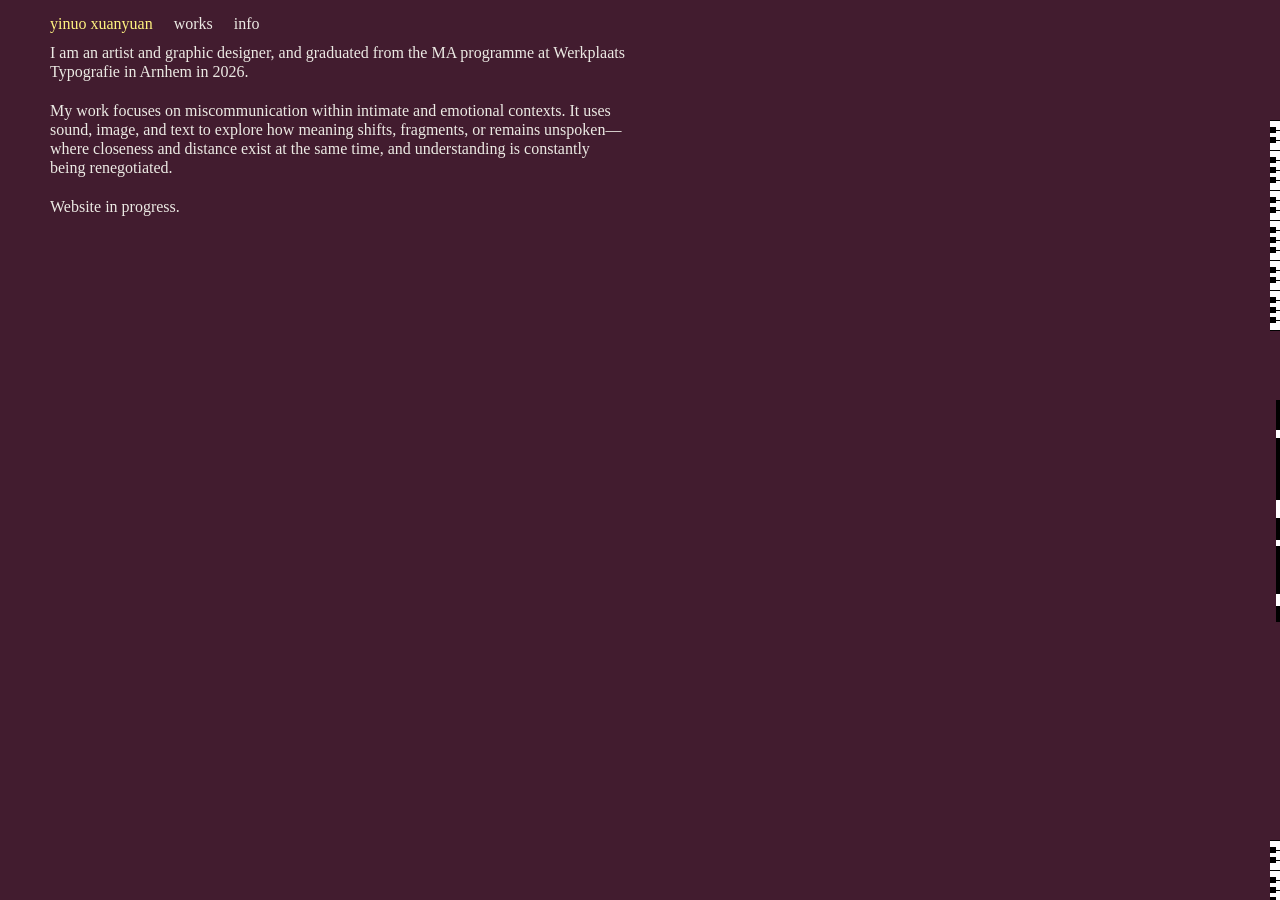
<file: index.html>
<!doctype html>
<html lang="en" class="page-photo">
<head>
  <meta charset="utf-8">
  <meta name="viewport" content="width=device-width, initial-scale=1">
  <title>Yinuo Xuanyuan</title>
  <link rel="preconnect" href="https://fonts.googleapis.com">
  <link rel="preconnect" href="https://fonts.gstatic.com" crossorigin>
  <link href="https://fonts.googleapis.com/css2?family=Cormorant+Garamond:ital,wght@0,400;0,500;0,600;0,700;1,400&family=Noto+Serif+SC:wght@400;500&display=swap" rel="stylesheet">
  <link rel="stylesheet" href="style.css">
</head>
<body class="home">
  <!-- 右边的黑白格竖条（装饰） -->
  <div class="edge-strip" aria-hidden="true"></div>

  <header class="site-header">
    <div class="site-id">
      <a class="site-name" href="index.html" aria-current="page">Yinuo Xuanyuan</a>
      <!-- 个人介绍 -->
      <div class="site-info site-bio">
        <p>I am an artist and graphic designer, and graduated from the MA programme at Werkplaats Typografie in Arnhem in 2026.</p>
        <p>My work focuses on miscommunication within intimate and emotional contexts. It uses sound, image, and text to explore how meaning shifts, fragments, or remains unspoken—where closeness and distance exist at the same time, and understanding is constantly being renegotiated.</p>
        <p>Website in progress.</p>
      </div>
    </div>
    <nav class="site-nav">
      <a href="works.html">Works</a>
      <a href="info.html">Info</a>
    </nav>
  </header>

</body>
</html>
</file>
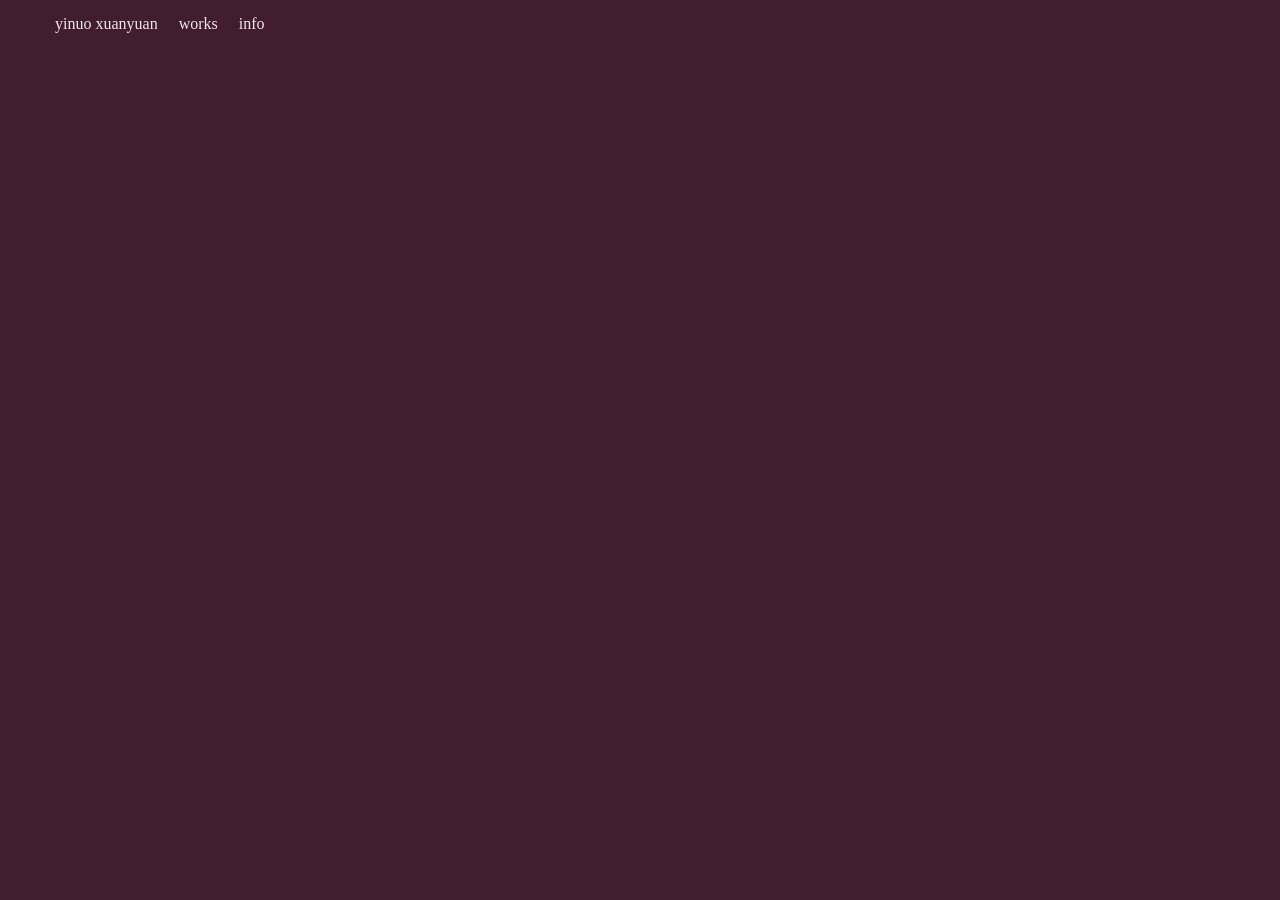
<file: about.html>
<!doctype html>
<html lang="en" class="page-about">
<head>
  <meta charset="utf-8">
  <meta name="viewport" content="width=device-width, initial-scale=1">
  <title>About — Yinuo Xuanyuan</title>
  <link rel="preconnect" href="https://fonts.googleapis.com">
  <link rel="preconnect" href="https://fonts.gstatic.com" crossorigin>
  <link href="https://fonts.googleapis.com/css2?family=Source+Sans+3:wght@400&family=Cormorant+Garamond:ital,wght@0,400;0,500;0,600;0,700;1,400&display=swap" rel="stylesheet">
  <link rel="stylesheet" href="style.css">
</head>
<body>

  <header class="site-header">
    <div class="site-id">
      <a class="site-name" href="about.html">Yinuo Xuanyuan</a>
    </div>
    <nav class="site-nav">
      <a href="index.html">Works</a>
      <a href="info.html">Info</a>
    </nav>
  </header>

  <script src="photo-contrast.js"></script>
</body>
</html>
</file>
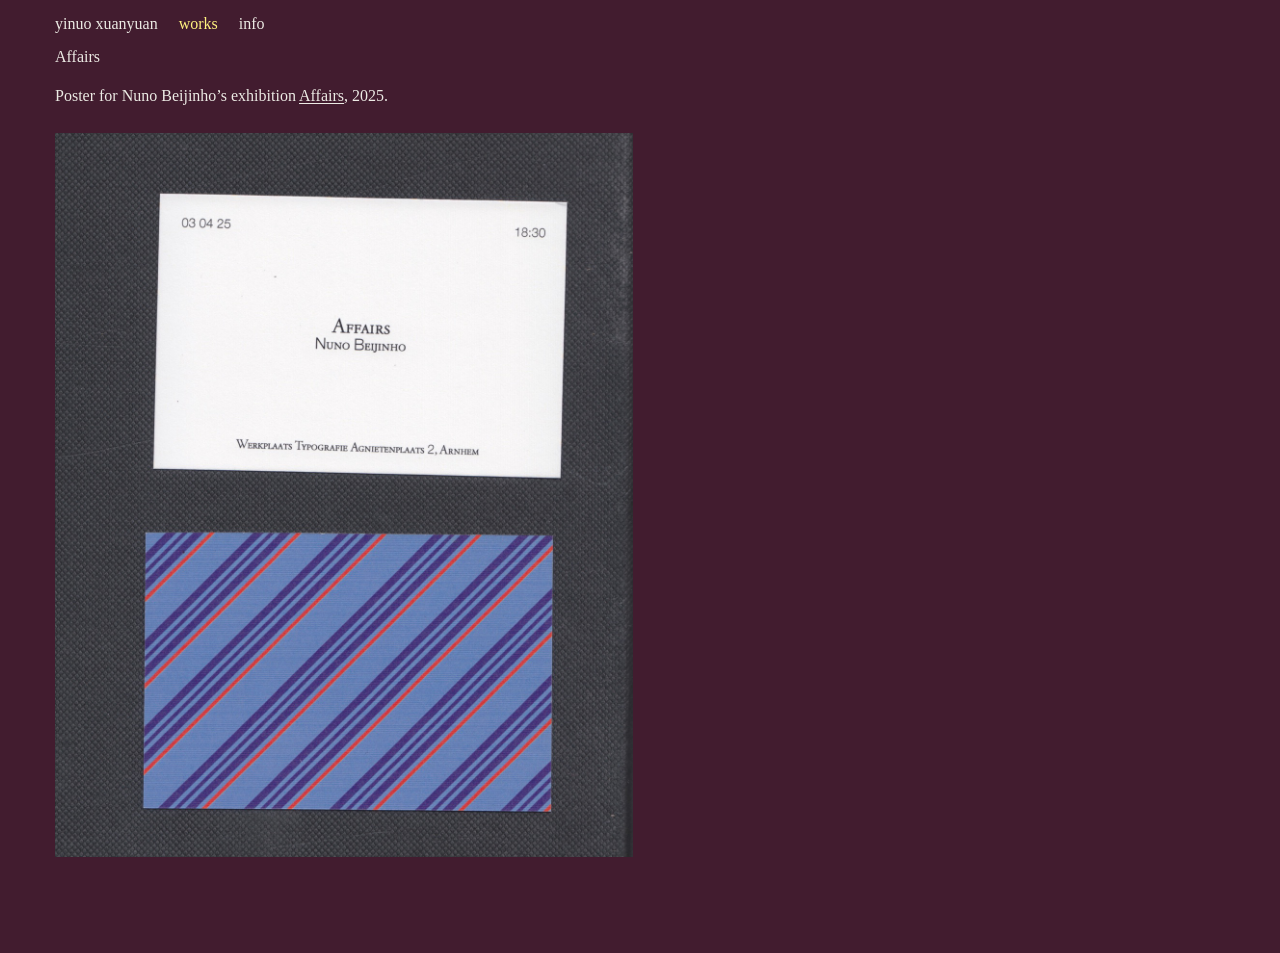
<file: affairs.html>
<!doctype html>
<html lang="en">
<head>
  <meta charset="utf-8">
  <meta name="viewport" content="width=device-width, initial-scale=1">
  <title>Affairs — Yinuo Xuanyuan</title>
  <link rel="preconnect" href="https://fonts.googleapis.com">
  <link rel="preconnect" href="https://fonts.gstatic.com" crossorigin>
  <link href="https://fonts.googleapis.com/css2?family=Cormorant+Garamond:ital,wght@0,400;0,500;0,600;0,700;1,400&family=Noto+Serif+SC:wght@400;500&display=swap" rel="stylesheet">
  <link rel="stylesheet" href="style.css">
</head>
<body class="page-works">

  <header class="site-header">
    <div class="site-id">
      <a class="site-name" href="index.html">Yinuo Xuanyuan</a>
    </div>
    <nav class="site-nav">
      <a href="works.html" aria-current="page">Works</a>
      <a href="info.html">Info</a>
    </nav>
  </header>

  <main>
    <section class="work-text">
      <h1>Affairs</h1>
      <p>Poster for Nuno Beijinho’s exhibition <a href="https://www.instagram.com/p/DIUOMAIMMoq/?img_index=1" target="_blank" rel="noopener">Affairs</a>, 2025.</p>
    </section>

    <section class="stills side-by-side">
      <figure><img src="assets/web/affairs.jpg" data-dark="0-0.08,0.46-0.55,0.93-1" alt="Affairs by Nuno Beijinho — invitation card and poster"></figure>
    </section>
  </main>

  <script src="nav-contrast.js"></script>
</body>
</html>
</file>
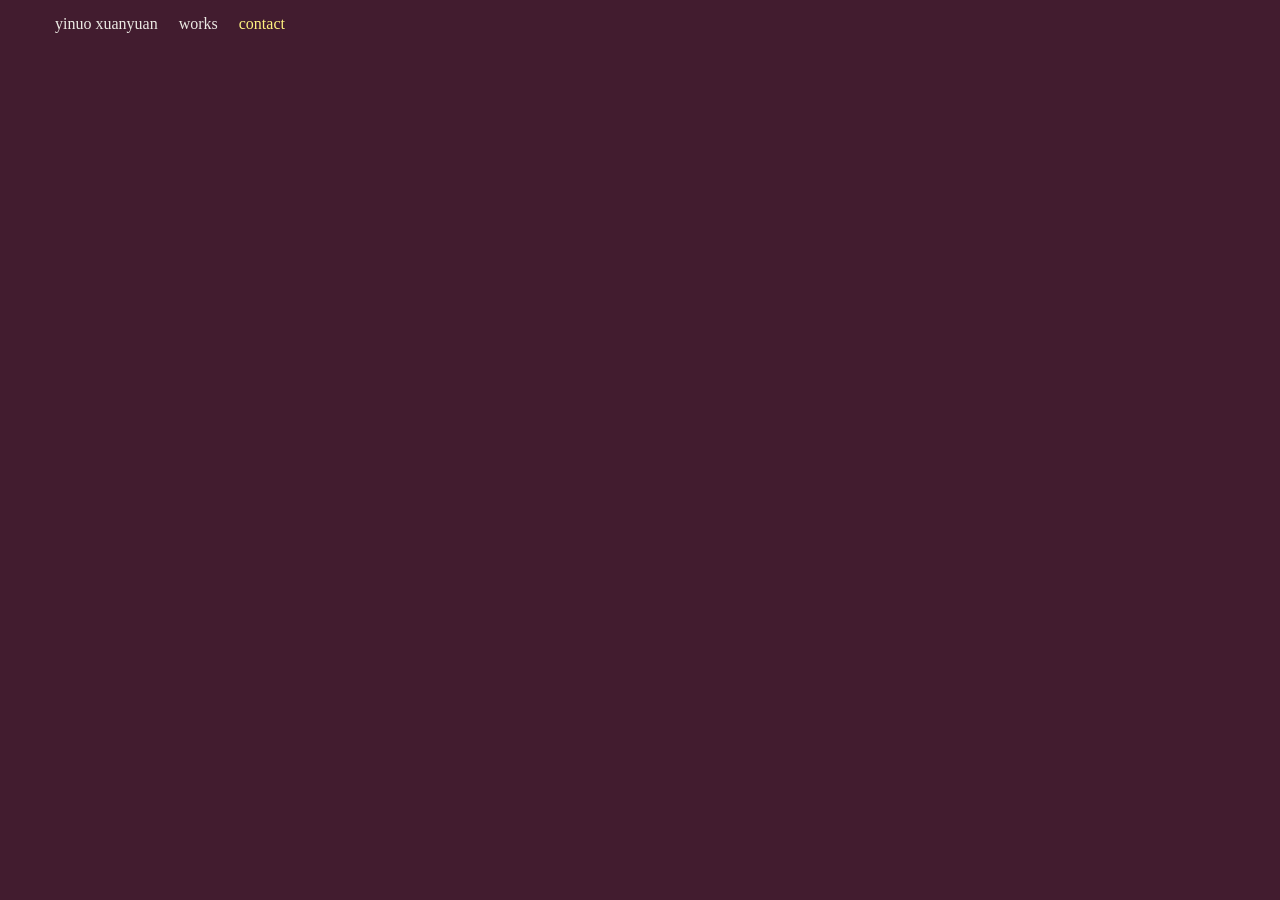
<file: contact.html>
<!doctype html>
<html lang="en">
<head>
  <meta charset="utf-8">
  <meta name="viewport" content="width=device-width, initial-scale=1">
  <title>Contact — Yinuo Xuanyuan</title>
  <link rel="preconnect" href="https://fonts.googleapis.com">
  <link rel="preconnect" href="https://fonts.gstatic.com" crossorigin>
  <link href="https://fonts.googleapis.com/css2?family=Source+Sans+3:wght@400&family=Cormorant+Garamond:ital,wght@0,400;0,500;0,600;0,700;1,400&display=swap" rel="stylesheet">
  <link rel="stylesheet" href="style.css">
</head>
<body>

  <header class="site-header">
    <div class="site-id">
      <a class="site-name" href="about.html">Yinuo Xuanyuan</a>
    </div>
    <nav class="site-nav">
      <a href="index.html">Works</a>
      <a href="contact.html" aria-current="page">Contact</a>
    </nav>
  </header>

  <!-- 内容待添加 -->
  <main class="blank-page"></main>

</body>
</html>
</file>
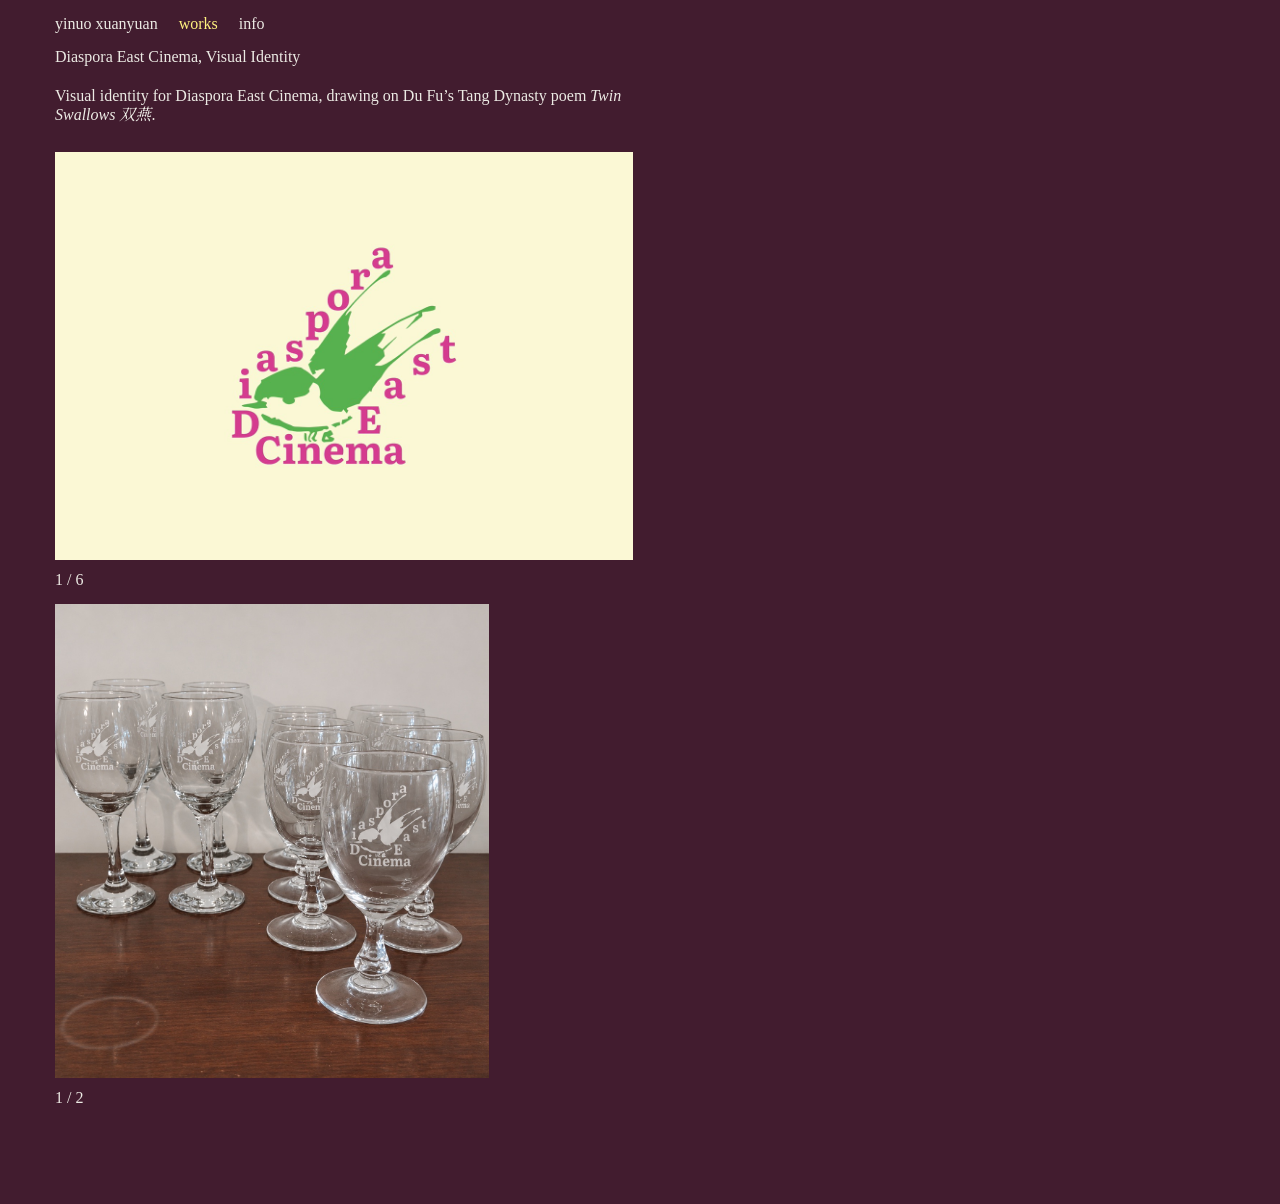
<file: diaspora-east-cinema.html>
<!doctype html>
<html lang="en">
<head>
  <meta charset="utf-8">
  <meta name="viewport" content="width=device-width, initial-scale=1">
  <title>Diaspora East Cinema — Yinuo Xuanyuan</title>
  <link rel="preconnect" href="https://fonts.googleapis.com">
  <link rel="preconnect" href="https://fonts.gstatic.com" crossorigin>
  <link href="https://fonts.googleapis.com/css2?family=Cormorant+Garamond:ital,wght@0,400;0,500;0,600;0,700;1,400&family=Noto+Serif+SC:wght@400;500&display=swap" rel="stylesheet">
  <link rel="stylesheet" href="style.css">
</head>
<body class="page-works">

  <header class="site-header">
    <div class="site-id">
      <a class="site-name" href="index.html">Yinuo Xuanyuan</a>
    </div>
    <nav class="site-nav">
      <a href="works.html" aria-current="page">Works</a>
      <a href="info.html">Info</a>
    </nav>
  </header>

  <main>
    <section class="work-text">
      <h1>Diaspora East Cinema, Visual Identity</h1>
      <p>Visual identity for Diaspora East Cinema, drawing on Du Fu’s Tang Dynasty poem <em class="poem-title">Twin Swallows 双燕</em>.</p>
    </section>

    <section class="stills diaspora-set">
      <!-- logo 和品牌手册：一次显示一张，点击或左右滑动看下一张 -->
      <figure class="slider-wrap logo-set">
        <div class="slider" tabindex="0" aria-label="Logo and brand guidelines, click or swipe for the next one">
          <img src="assets/web/diaspora-east-cinema-logo.jpg" alt="Diaspora East Cinema — visual identity">
          <img src="assets/web/diaspora-east-cinema-manual-2.jpg" alt="Diaspora East Cinema brand guidelines — construction drawing of the logo on a grid">
          <img loading="lazy" src="assets/web/diaspora-east-cinema-manual-3.jpg" alt="Diaspora East Cinema brand guidelines — clear space around the logo">
          <img loading="lazy" src="assets/web/diaspora-east-cinema-manual-4.jpg" alt="Diaspora East Cinema brand guidelines — colour palette: Swallow Green, Mud Magenta, Rice Paper">
          <img loading="lazy" src="assets/web/diaspora-east-cinema-manual-5.jpg" alt="Diaspora East Cinema brand guidelines — colour versions of the logo">
          <img loading="lazy" src="assets/web/diaspora-east-cinema-manual-6.jpg" alt="Diaspora East Cinema brand guidelines — logo sizes">
        </div>
        <figcaption class="slider-count">1 / 6</figcaption>
      </figure>
      <!-- 杯子照片：一次显示一张，点击或左右滑动看下一张 -->
      <figure class="slider-wrap">
        <div class="slider" tabindex="0" aria-label="Glasses with the logo, click or swipe for the next one">
          <img loading="lazy" src="assets/web/diaspora-east-cinema-cup-2.jpg" alt="Wine glasses printed with the Diaspora East Cinema logo">
          <img loading="lazy" src="assets/web/diaspora-east-cinema-cup.jpg" data-dark="0.45-1" alt="Iced coffee in a glass printed with the Diaspora East Cinema logo">
        </div>
        <figcaption class="slider-count">1 / 2</figcaption>
      </figure>
    </section>
  </main>

  <script src="nav-contrast.js"></script>
  <script src="still-slider.js"></script>
</body>
</html>
</file>
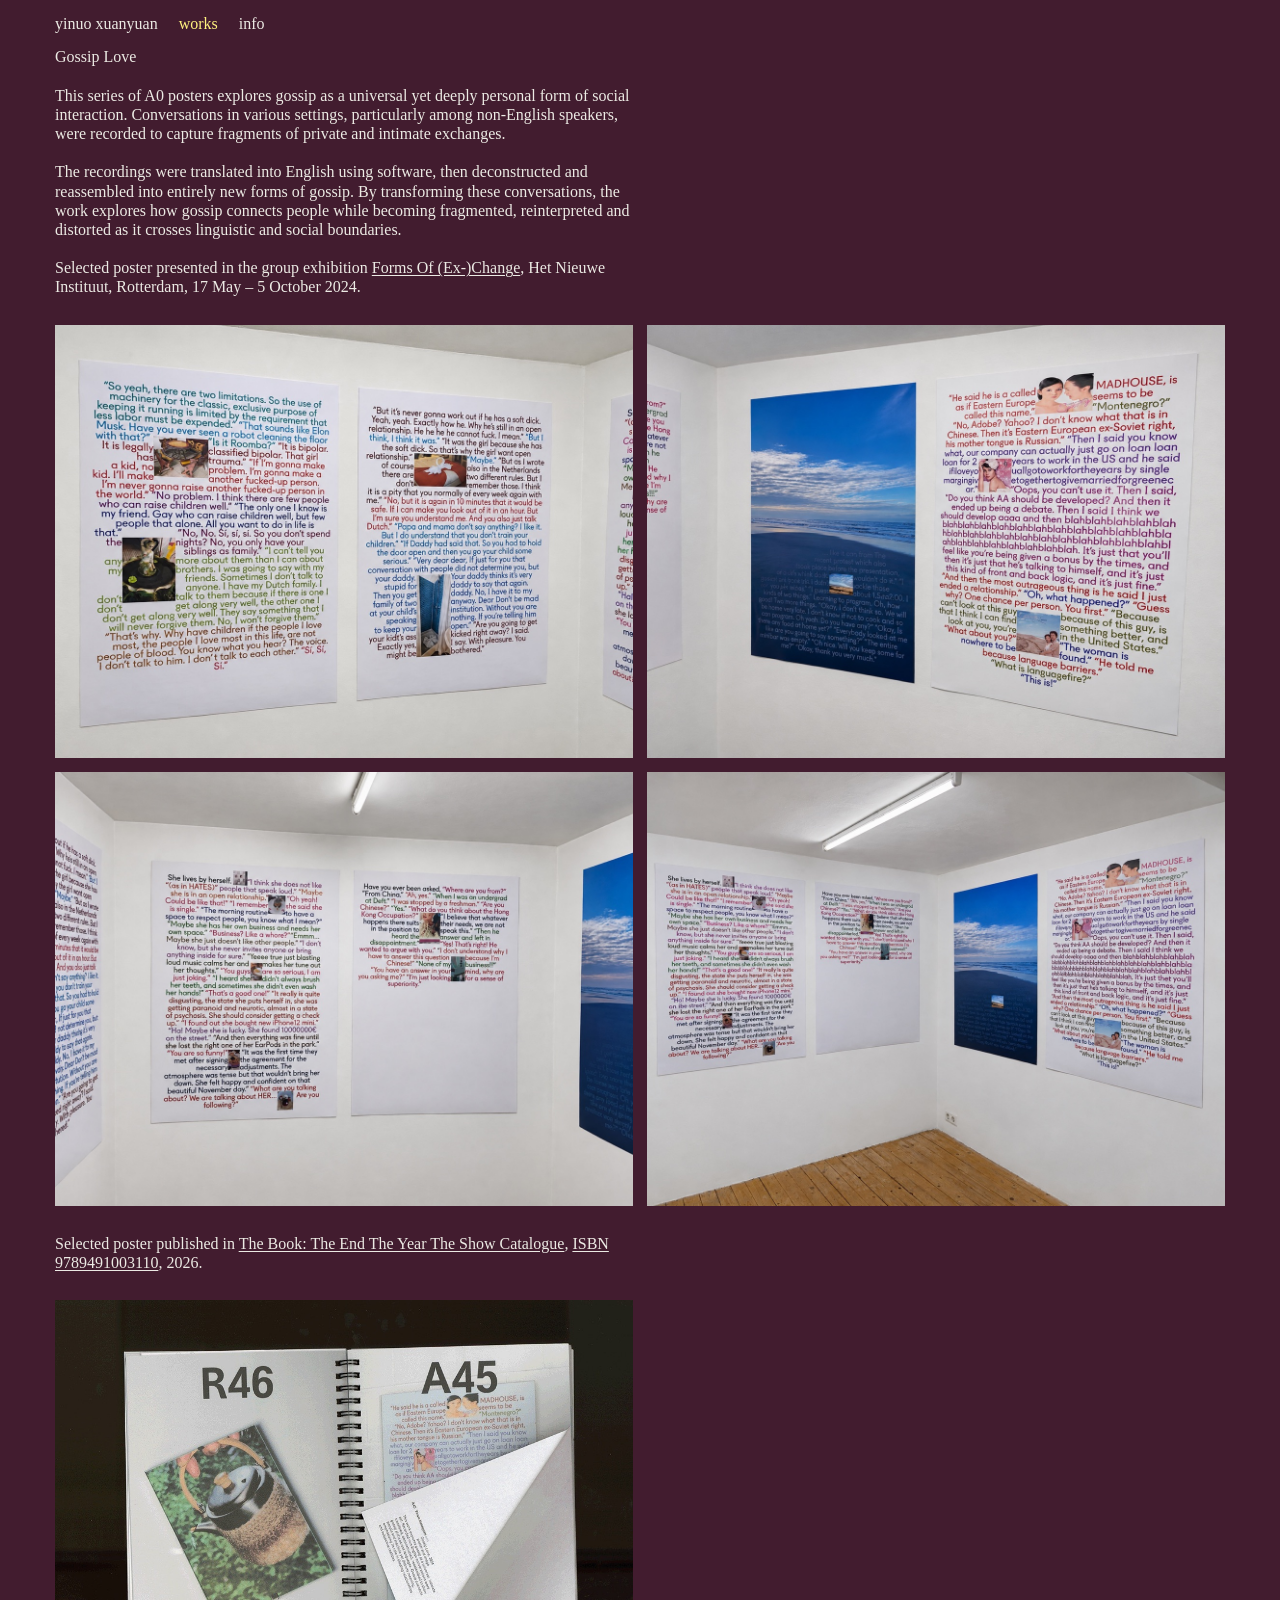
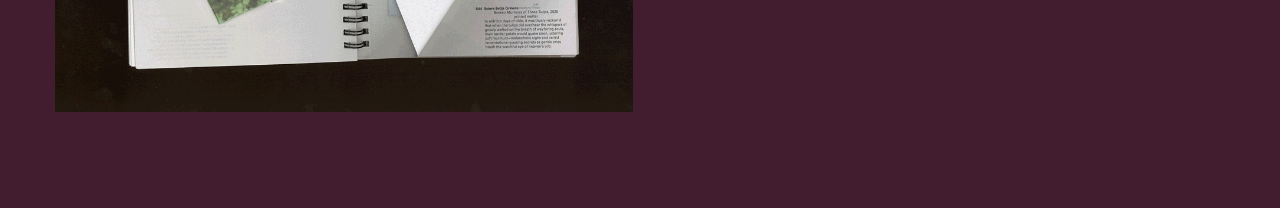
<file: gossip-love.html>
<!doctype html>
<html lang="en">
<head>
  <meta charset="utf-8">
  <meta name="viewport" content="width=device-width, initial-scale=1">
  <title>Gossip Love — Yinuo Xuanyuan</title>
  <link rel="preconnect" href="https://fonts.googleapis.com">
  <link rel="preconnect" href="https://fonts.gstatic.com" crossorigin>
  <link href="https://fonts.googleapis.com/css2?family=Cormorant+Garamond:ital,wght@0,400;0,500;0,600;0,700;1,400&family=Noto+Serif+SC:wght@400;500&display=swap" rel="stylesheet">
  <link rel="stylesheet" href="style.css">
</head>
<body class="page-works">

  <header class="site-header">
    <div class="site-id">
      <a class="site-name" href="index.html">Yinuo Xuanyuan</a>
    </div>
    <nav class="site-nav">
      <a href="works.html" aria-current="page">Works</a>
      <a href="info.html">Info</a>
    </nav>
  </header>

  <main>
    <section class="work-text">
      <h1>Gossip Love</h1>
      <p>This series of A0 posters explores gossip as a universal yet deeply personal form of social interaction. Conversations in various settings, particularly among non-English speakers, were recorded to capture fragments of private and intimate exchanges.</p>
      <p>The recordings were translated into English using software, then deconstructed and reassembled into entirely new forms of gossip. By transforming these conversations, the work explores how gossip connects people while becoming fragmented, reinterpreted and distorted as it crosses linguistic and social boundaries.</p>
      <p>Selected poster presented in the group exhibition <a href="https://nieuweinstituut.nl/projects/forms-of-ex-change" target="_blank" rel="noopener">Forms Of (Ex-)Change</a>, Het Nieuwe Instituut, Rotterdam, 17 May – 5 October 2024.</p>
    </section>

    <section class="stills side-by-side">
      <figure><img src="assets/web/gossip-love-1.jpg" alt="Gossip Love — installation view 1"></figure>
      <figure><img src="assets/web/gossip-love-2.jpg" alt="Gossip Love — installation view 2"></figure>
      <figure><img loading="lazy" src="assets/web/gossip-love-3.jpg" alt="Gossip Love — installation view 3"></figure>
      <figure><img loading="lazy" src="assets/web/gossip-love-5.jpg" alt="Gossip Love — installation view 4"></figure>
      <figure><figcaption class="caption-text">Selected poster published in <a href="https://www.instagram.com/p/Dfc3TkSFXuY/?img_index=1" target="_blank" rel="noopener">The Book: The End The Year The Show Catalogue</a>, <a href="https://www.werkplaatstypografie.org/shop/#:~:text=The%20Book%3A%20The%20End%20The%20Year%20The%20Show%20Catalogue" target="_blank" rel="noopener">ISBN 9789491003110</a>, 2026.</figcaption><img loading="lazy" src="assets/web/gossip-love-book.jpg" data-dark="0-0.12,0.88-1" alt="The Book: The End The Year The Show Catalogue, open at the Gossip Love poster"></figure>
    </section>
  </main>

  <script src="nav-contrast.js"></script>
</body>
</html>
</file>
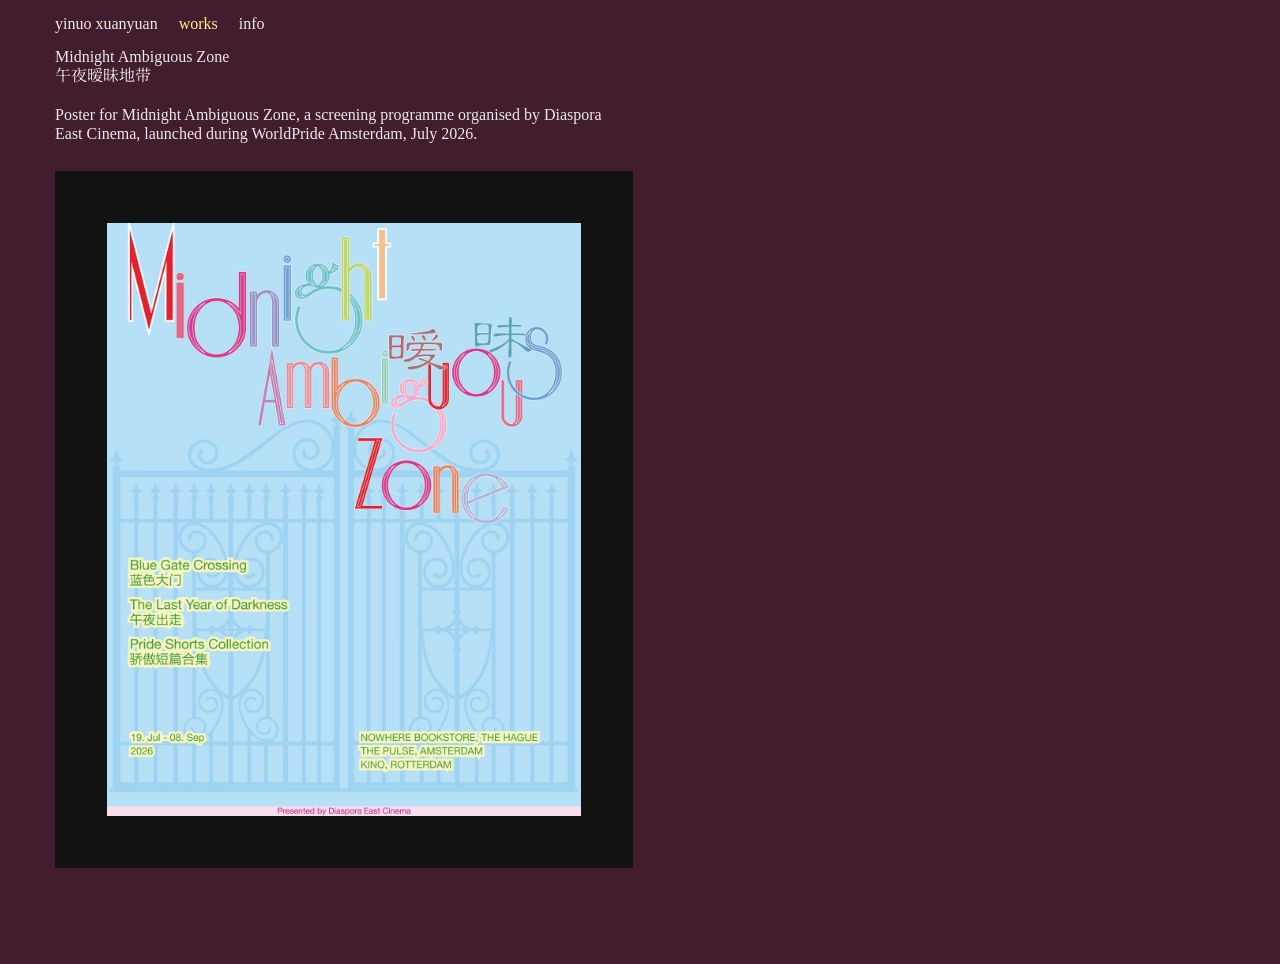
<file: midnight-ambiguous-zone.html>
<!doctype html>
<html lang="en">
<head>
  <meta charset="utf-8">
  <meta name="viewport" content="width=device-width, initial-scale=1">
  <title>Midnight Ambiguous Zone — Yinuo Xuanyuan</title>
  <link rel="preconnect" href="https://fonts.googleapis.com">
  <link rel="preconnect" href="https://fonts.gstatic.com" crossorigin>
  <link href="https://fonts.googleapis.com/css2?family=Cormorant+Garamond:ital,wght@0,400;0,500;0,600;0,700;1,400&family=Noto+Serif+SC:wght@400;500&display=swap" rel="stylesheet">
  <link rel="stylesheet" href="style.css">
</head>
<body class="page-works">

  <header class="site-header">
    <div class="site-id">
      <a class="site-name" href="index.html">Yinuo Xuanyuan</a>
    </div>
    <nav class="site-nav">
      <a href="works.html" aria-current="page">Works</a>
      <a href="info.html">Info</a>
    </nav>
  </header>

  <main>
    <section class="work-text">
      <h1>Midnight Ambiguous Zone<br><span class="cn">午夜暧昧地带</span></h1>
      <p>Poster for Midnight Ambiguous Zone, a screening programme organised by Diaspora East Cinema, launched during WorldPride Amsterdam, July 2026.</p>
    </section>

    <section class="stills side-by-side">
      <figure class="framed"><img src="assets/web/midnight-ambiguous-zone.jpg" alt="Midnight Ambiguous Zone — poster"></figure>
    </section>
  </main>

  <script src="nav-contrast.js"></script>
</body>
</html>
</file>
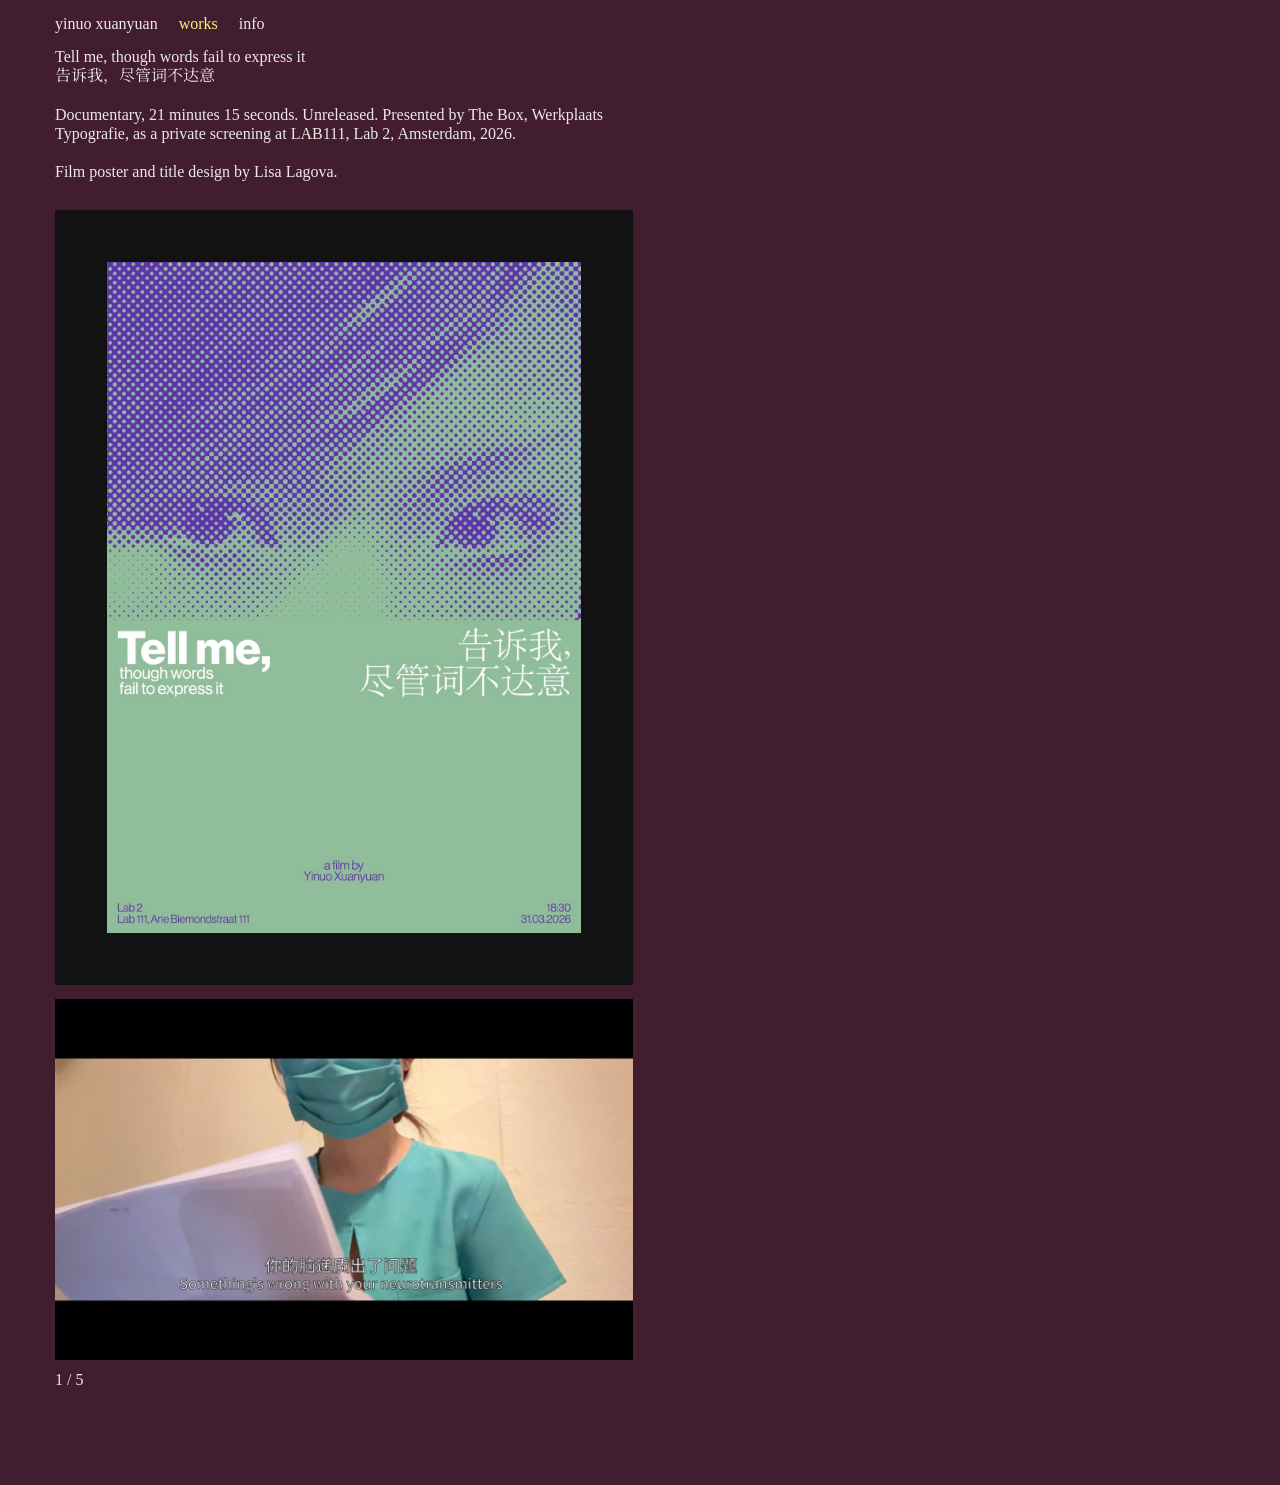
<file: tell-me.html>
<!doctype html>
<html lang="en">
<head>
  <meta charset="utf-8">
  <meta name="viewport" content="width=device-width, initial-scale=1">
  <title>Tell me, though words fail to express it — Yinuo Xuanyuan</title>
  <link rel="preconnect" href="https://fonts.googleapis.com">
  <link rel="preconnect" href="https://fonts.gstatic.com" crossorigin>
  <link href="https://fonts.googleapis.com/css2?family=Cormorant+Garamond:ital,wght@0,400;0,500;0,600;0,700;1,400&family=Noto+Serif+SC:wght@400;500&display=swap" rel="stylesheet">
  <link rel="stylesheet" href="style.css">
</head>
<body class="page-works">

  <header class="site-header">
    <div class="site-id">
      <a class="site-name" href="index.html">Yinuo Xuanyuan</a>
    </div>
    <nav class="site-nav">
      <a href="works.html" aria-current="page">Works</a>
      <a href="info.html">Info</a>
    </nav>
  </header>

  <main>
    <section class="work-text">
      <h1>Tell me, though words fail to express it<br><span class="cn">告诉我，尽管词不达意</span></h1>
      <p>Documentary, 21 minutes 15 seconds. Unreleased. Presented by The Box, Werkplaats Typografie, as a private screening at LAB111, Lab 2, Amsterdam, 2026.</p>
      <p>Film poster and title design by Lisa Lagova.</p>
    </section>

    <section class="stills side-by-side">
      <figure class="poster framed"><img src="assets/web/poster.jpg" data-dark="0-0.53" alt="Tell me, though words fail to express it — poster"></figure>
      <!-- 剧照：一次显示一张，点击或左右滑动看下一张 -->
      <figure class="slider-wrap film-stills">
        <div class="slider" tabindex="0" aria-label="Film stills, click or swipe for the next one">
          <img src="assets/web/tell-me-still-1.jpg" data-dark="0-0.165,0.835-1" alt="Film still 1">
          <img loading="lazy" src="assets/web/tell-me-still-2.jpg" data-dark="0-0.165,0.835-1" alt="Film still 2">
          <img loading="lazy" src="assets/web/tell-me-still-3.jpg" data-dark="0-0.165,0.835-1" alt="Film still 3">
          <img loading="lazy" src="assets/web/tell-me-still-4.jpg" data-dark="0-0.165,0.835-1" alt="Film still 4">
          <img loading="lazy" src="assets/web/tell-me-still-5.jpg" data-dark="0-0.165,0.835-1" alt="Film still 5">
        </div>
        <figcaption class="slider-count">1 / 5</figcaption>
      </figure>
    </section>
  </main>

  <script src="nav-contrast.js"></script>
  <script src="still-slider.js"></script>
</body>
</html>
</file>
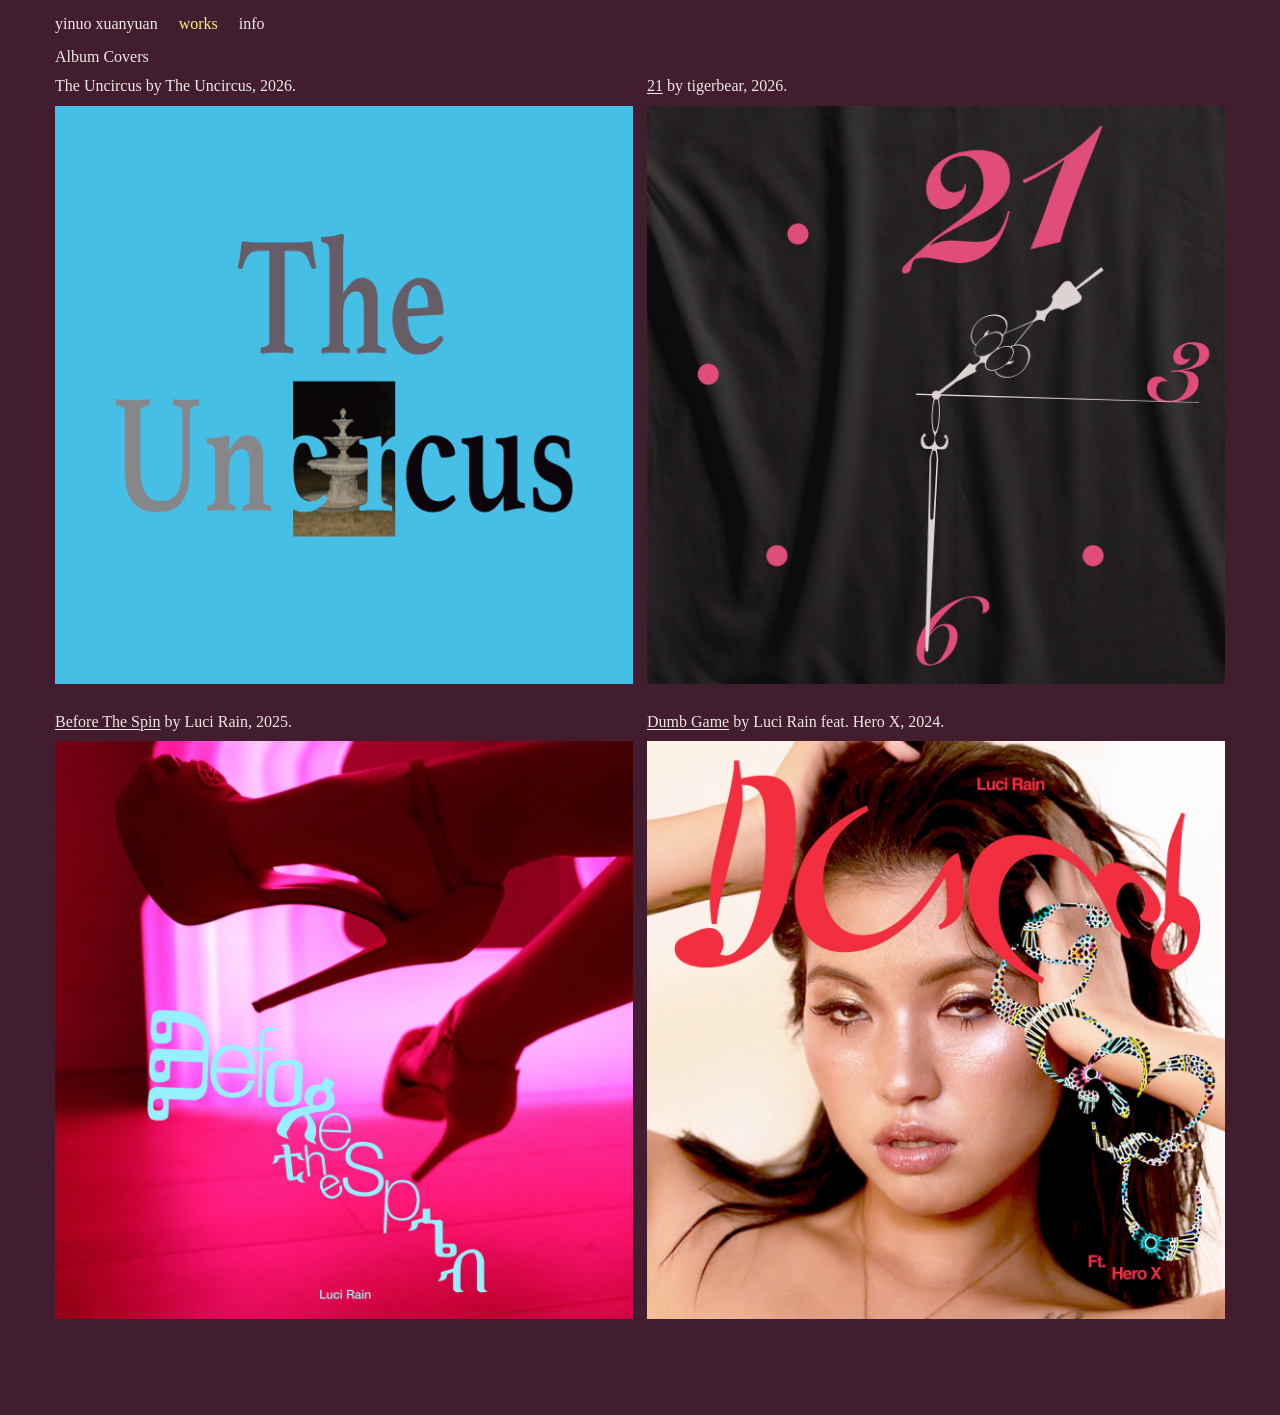
<file: the-uncircus.html>
<!doctype html>
<html lang="en">
<head>
  <meta charset="utf-8">
  <meta name="viewport" content="width=device-width, initial-scale=1">
  <title>Album Covers — Yinuo Xuanyuan</title>
  <link rel="preconnect" href="https://fonts.googleapis.com">
  <link rel="preconnect" href="https://fonts.gstatic.com" crossorigin>
  <link href="https://fonts.googleapis.com/css2?family=Cormorant+Garamond:ital,wght@0,400;0,500;0,600;0,700;1,400&family=Noto+Serif+SC:wght@400;500&display=swap" rel="stylesheet">
  <link rel="stylesheet" href="style.css">
</head>
<body class="page-works">

  <header class="site-header">
    <div class="site-id">
      <a class="site-name" href="index.html">Yinuo Xuanyuan</a>
    </div>
    <nav class="site-nav">
      <a href="works.html" aria-current="page">Works</a>
      <a href="info.html">Info</a>
    </nav>
  </header>

  <main>
    <section class="work-text">
      <h1>Album Covers</h1>
    </section>

    <section class="stills side-by-side covers">
      <figure><figcaption>The Uncircus by The Uncircus, 2026.</figcaption><img src="assets/web/the-uncircus.jpg" alt="The Uncircus — album cover"></figure>
      <figure><figcaption><a href="https://open.spotify.com/track/5rNjyChLa23xOgQIACKtFv" target="_blank" rel="noopener">21</a> by tigerbear, 2026.</figcaption><img src="assets/web/21-tigerbear.jpg" data-dark="0-1" alt="21 by tigerbear — album cover"></figure>
      <figure><figcaption><a href="https://open.spotify.com/track/2DX9svd3cE8IT6hPEnZRhn" target="_blank" rel="noopener">Before The Spin</a> by Luci Rain, 2025.</figcaption><img loading="lazy" src="assets/web/before-the-spin.jpg" data-dark="0-1" alt="Before The Spin by Luci Rain — album cover"></figure>
      <figure><figcaption><a href="https://open.spotify.com/track/1b6Hk5IHTqFAtHVBUJPuVA" target="_blank" rel="noopener">Dumb Game</a> by Luci Rain feat. Hero X, 2024.</figcaption><img loading="lazy" src="assets/web/dumb-game.jpg" alt="Dumb Game by Luci Rain feat. Hero X — album cover"></figure>
    </section>
  </main>

  <script src="nav-contrast.js"></script>
  <script src="song-player.js"></script>
</body>
</html>
</file>
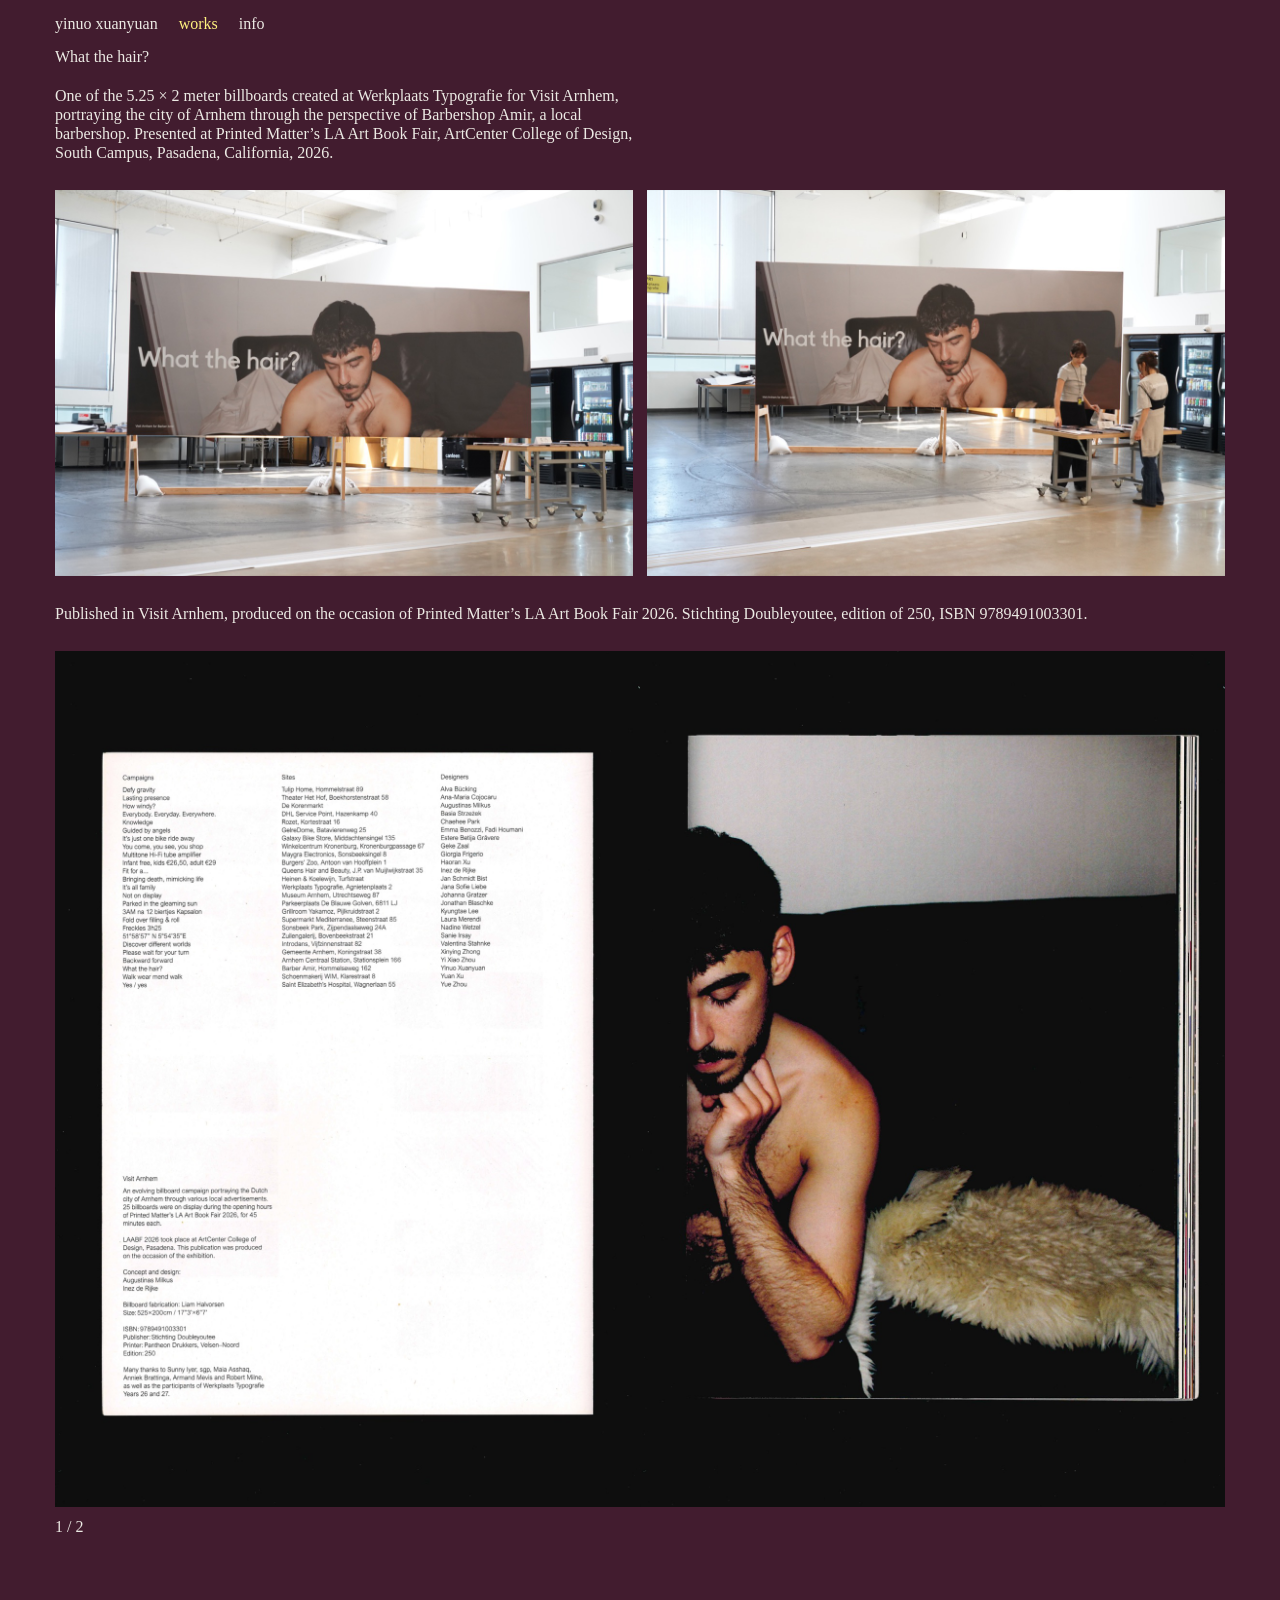
<file: what-the-hair.html>
<!doctype html>
<html lang="en">
<head>
  <meta charset="utf-8">
  <meta name="viewport" content="width=device-width, initial-scale=1">
  <title>What the hair? — Yinuo Xuanyuan</title>
  <link rel="preconnect" href="https://fonts.googleapis.com">
  <link rel="preconnect" href="https://fonts.gstatic.com" crossorigin>
  <link href="https://fonts.googleapis.com/css2?family=Cormorant+Garamond:ital,wght@0,400;0,500;0,600;0,700;1,400&family=Noto+Serif+SC:wght@400;500&display=swap" rel="stylesheet">
  <link rel="stylesheet" href="style.css">
</head>
<body class="page-works">

  <header class="site-header">
    <div class="site-id">
      <a class="site-name" href="index.html">Yinuo Xuanyuan</a>
    </div>
    <nav class="site-nav">
      <a href="works.html" aria-current="page">Works</a>
      <a href="info.html">Info</a>
    </nav>
  </header>

  <main>
    <section class="work-text">
      <h1>What the hair?</h1>
      <p>One of the 5.25 × 2 meter billboards created at Werkplaats Typografie for Visit Arnhem, portraying the city of Arnhem through the perspective of Barbershop Amir, a local barbershop. Presented at Printed Matter’s LA Art Book Fair, ArtCenter College of Design, South Campus, Pasadena, California, 2026.</p>
    </section>

    <section class="stills side-by-side">
      <figure><img src="assets/web/what-the-hair-3380.jpg" alt="What the hair? — billboard"></figure>
      <figure><img src="assets/web/what-the-hair.jpg" alt="What the hair? — billboard"></figure>
      <!-- 广告牌出版物的扫描：两个跨页，点击或左右滑动翻页 -->
      <figure class="slider-wrap spread-set">
        <figcaption class="caption-text">Published in <em class="pub-title">Visit Arnhem</em>, produced on the occasion of Printed Matter’s LA Art Book Fair 2026. Stichting Doubleyoutee, edition of 250, ISBN 9789491003301.</figcaption>
        <div class="slider" tabindex="0" aria-label="The What the hair? publication, click or swipe to turn the page">
          <img loading="lazy" src="assets/web/what-the-hair-spread-2.jpg" alt="What the hair? in print: the colophon with campaigns, sites and designers, and the portrait">
          <img loading="lazy" src="assets/web/what-the-hair-spread-1.jpg" alt="What the hair? in print: the title page and the closing page with the credits">
        </div>
        <figcaption class="slider-count">1 / 2</figcaption>
      </figure>
    </section>
  </main>

  <script src="nav-contrast.js"></script>
  <script src="still-slider.js"></script>
</body>
</html>
</file>
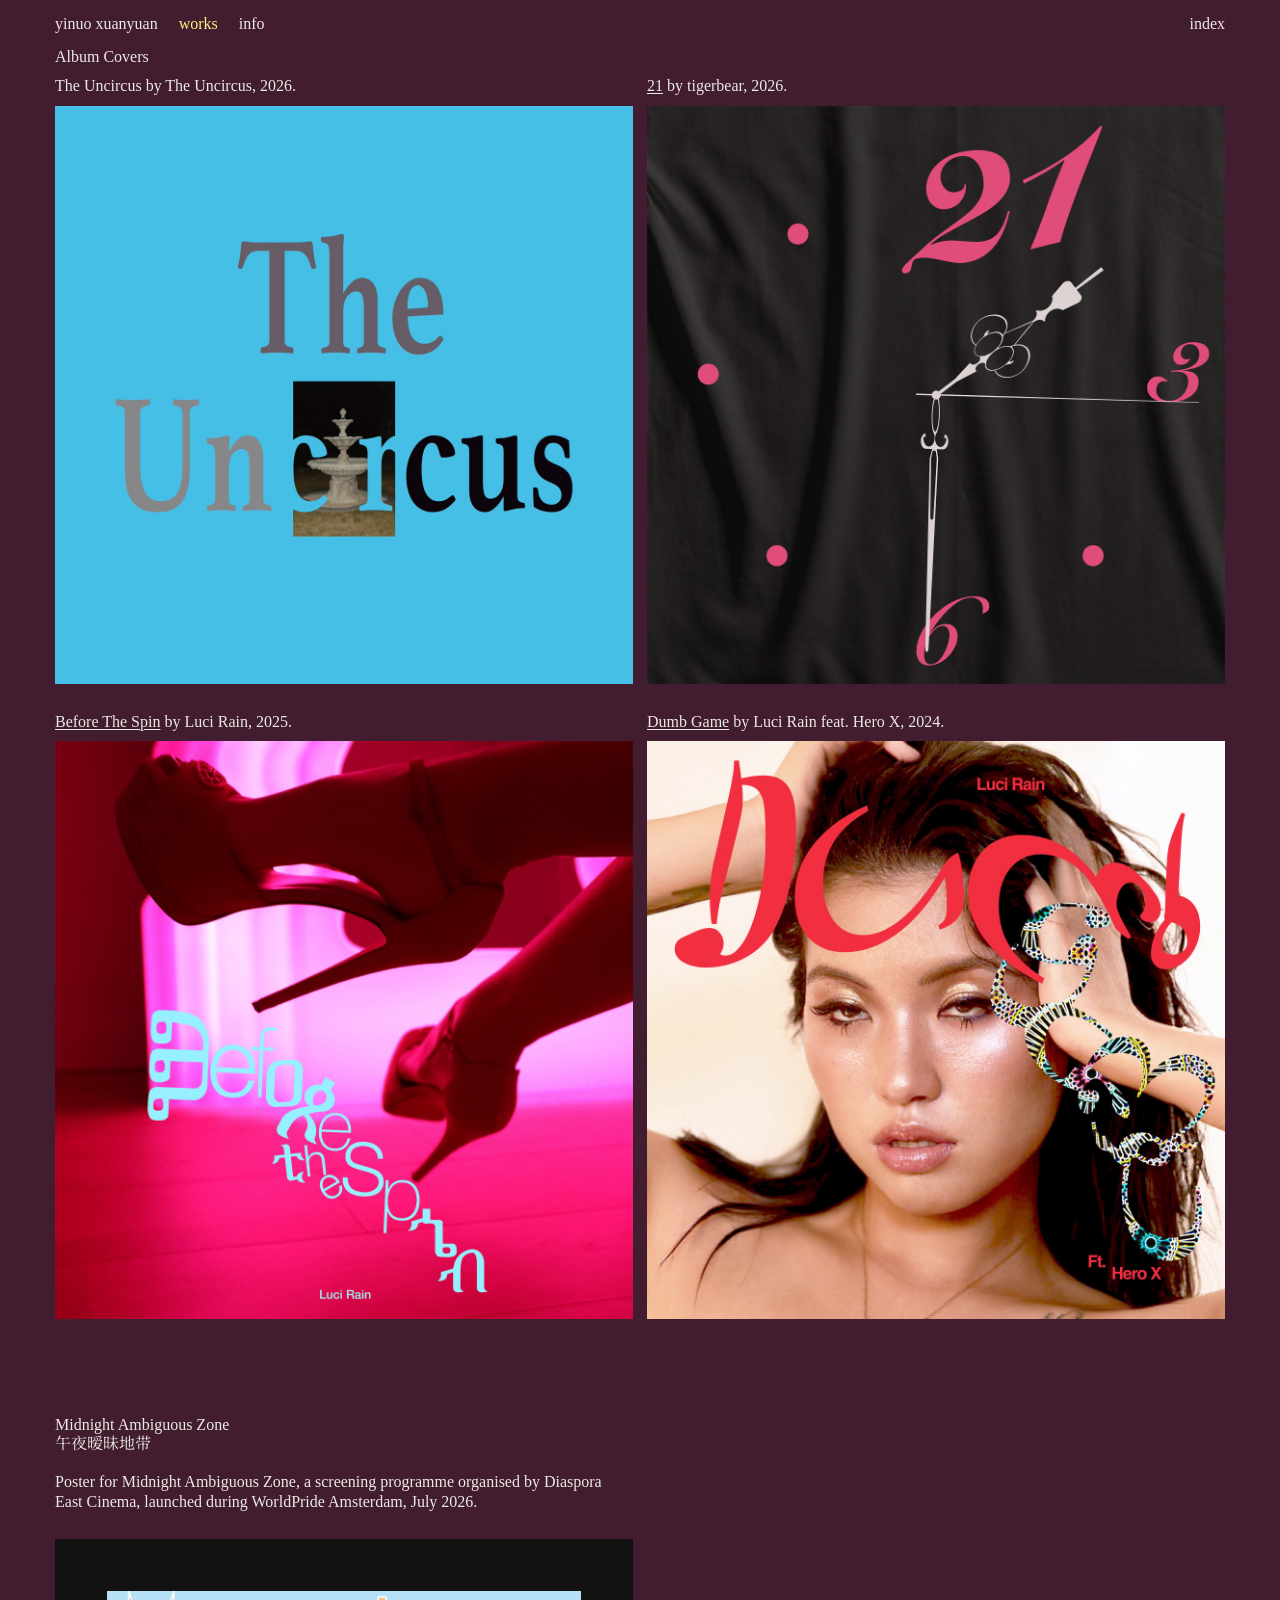
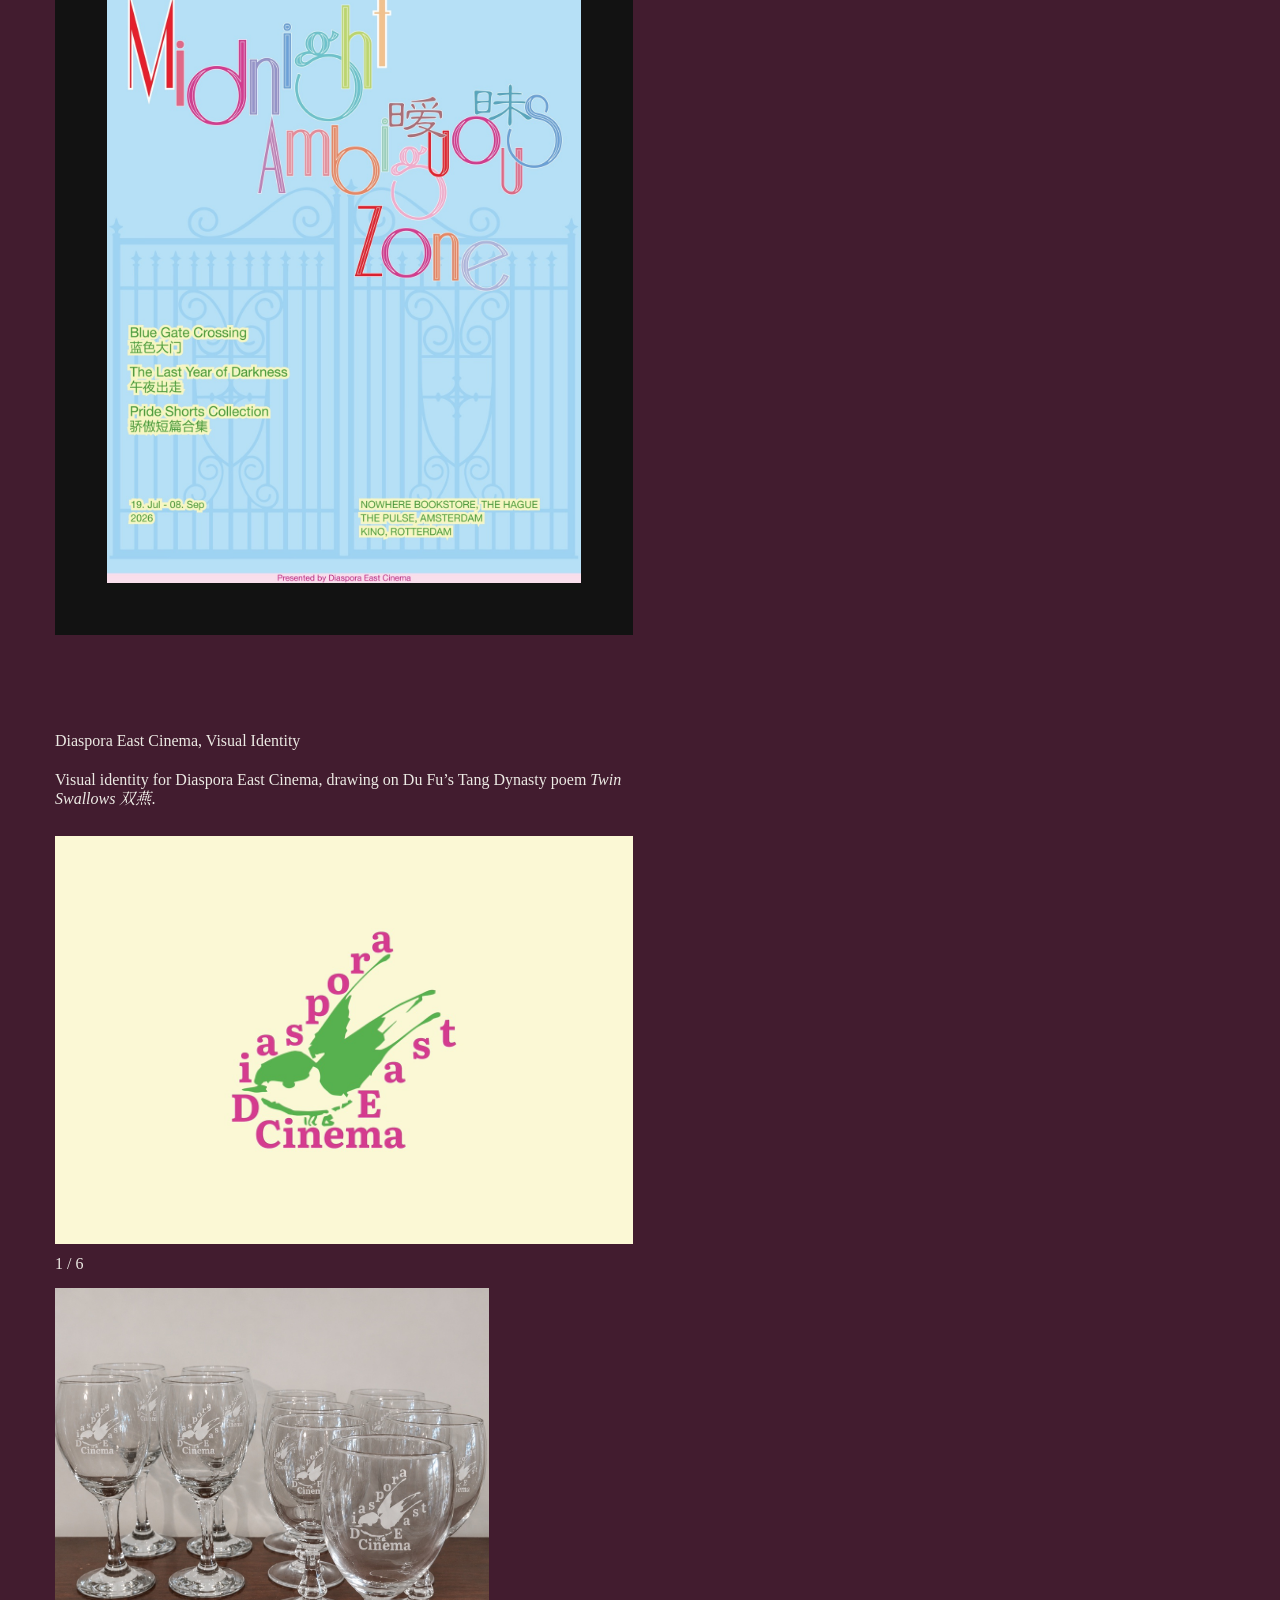
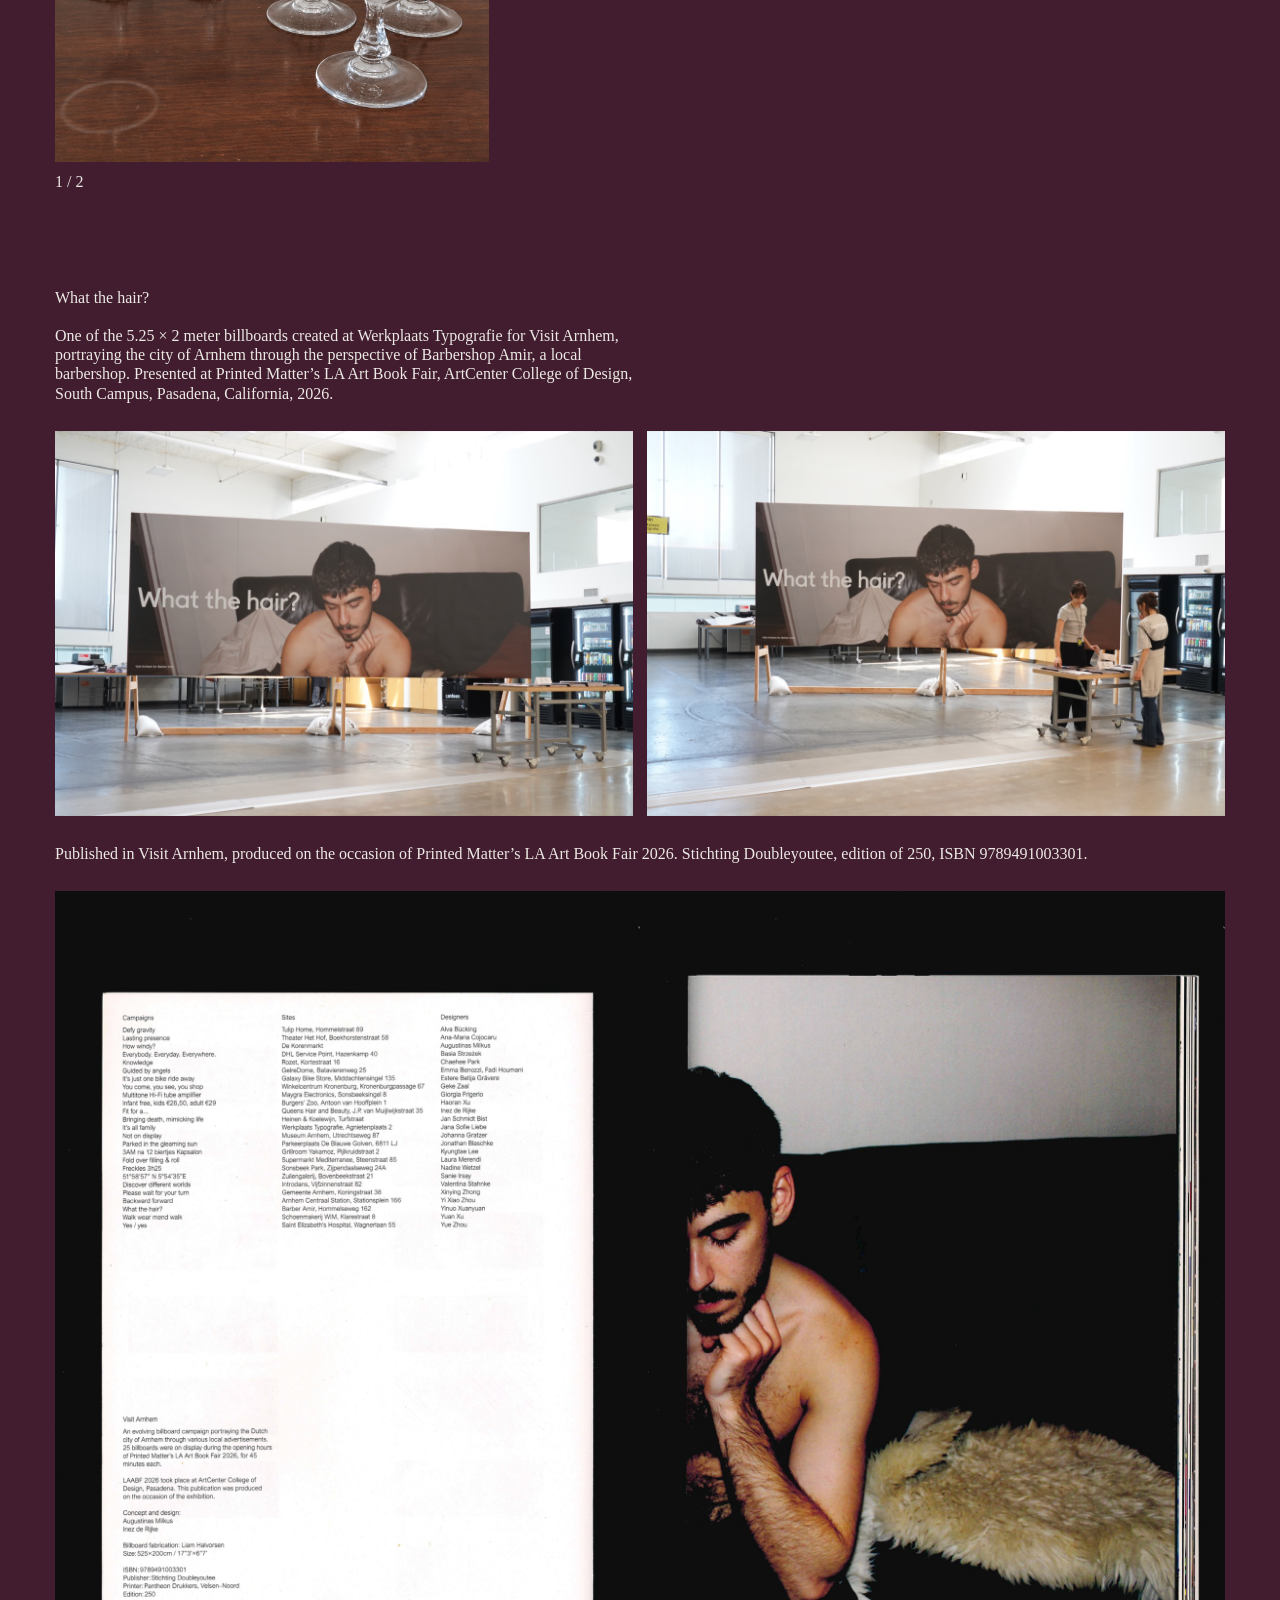
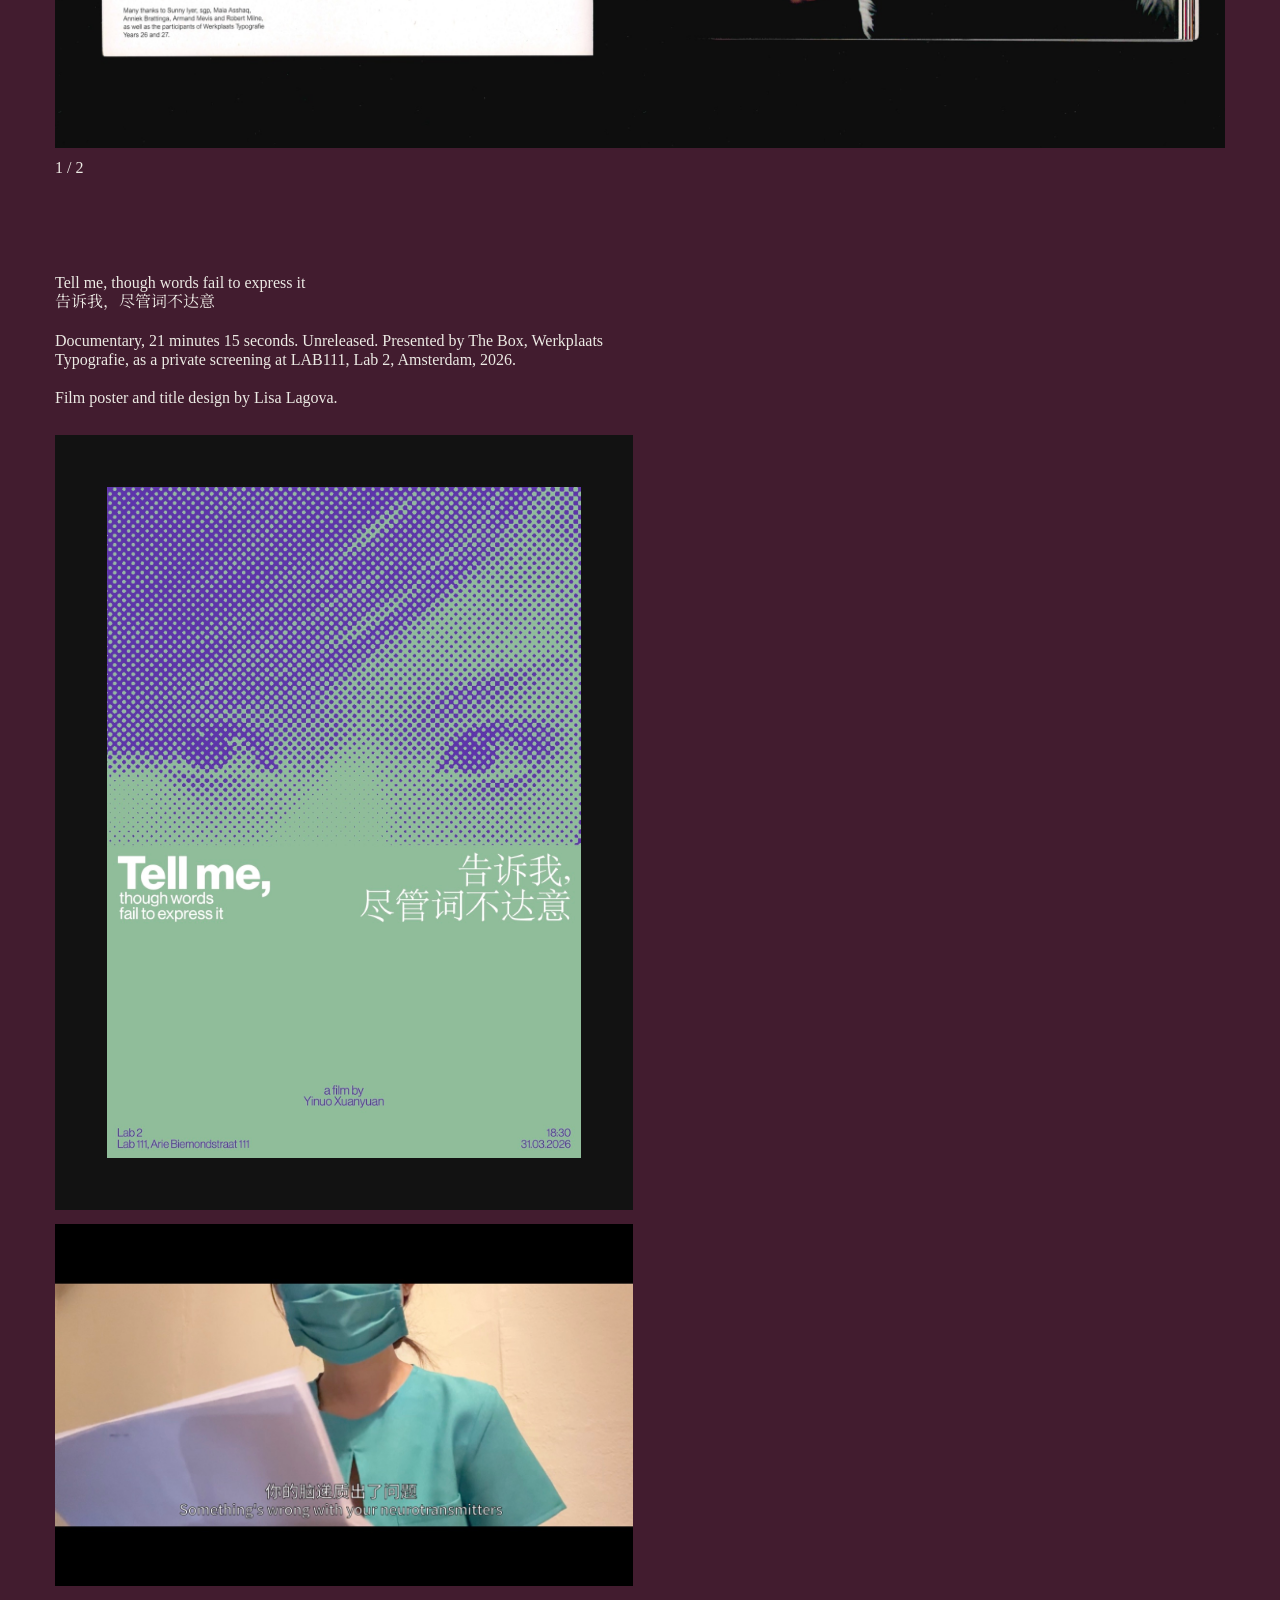
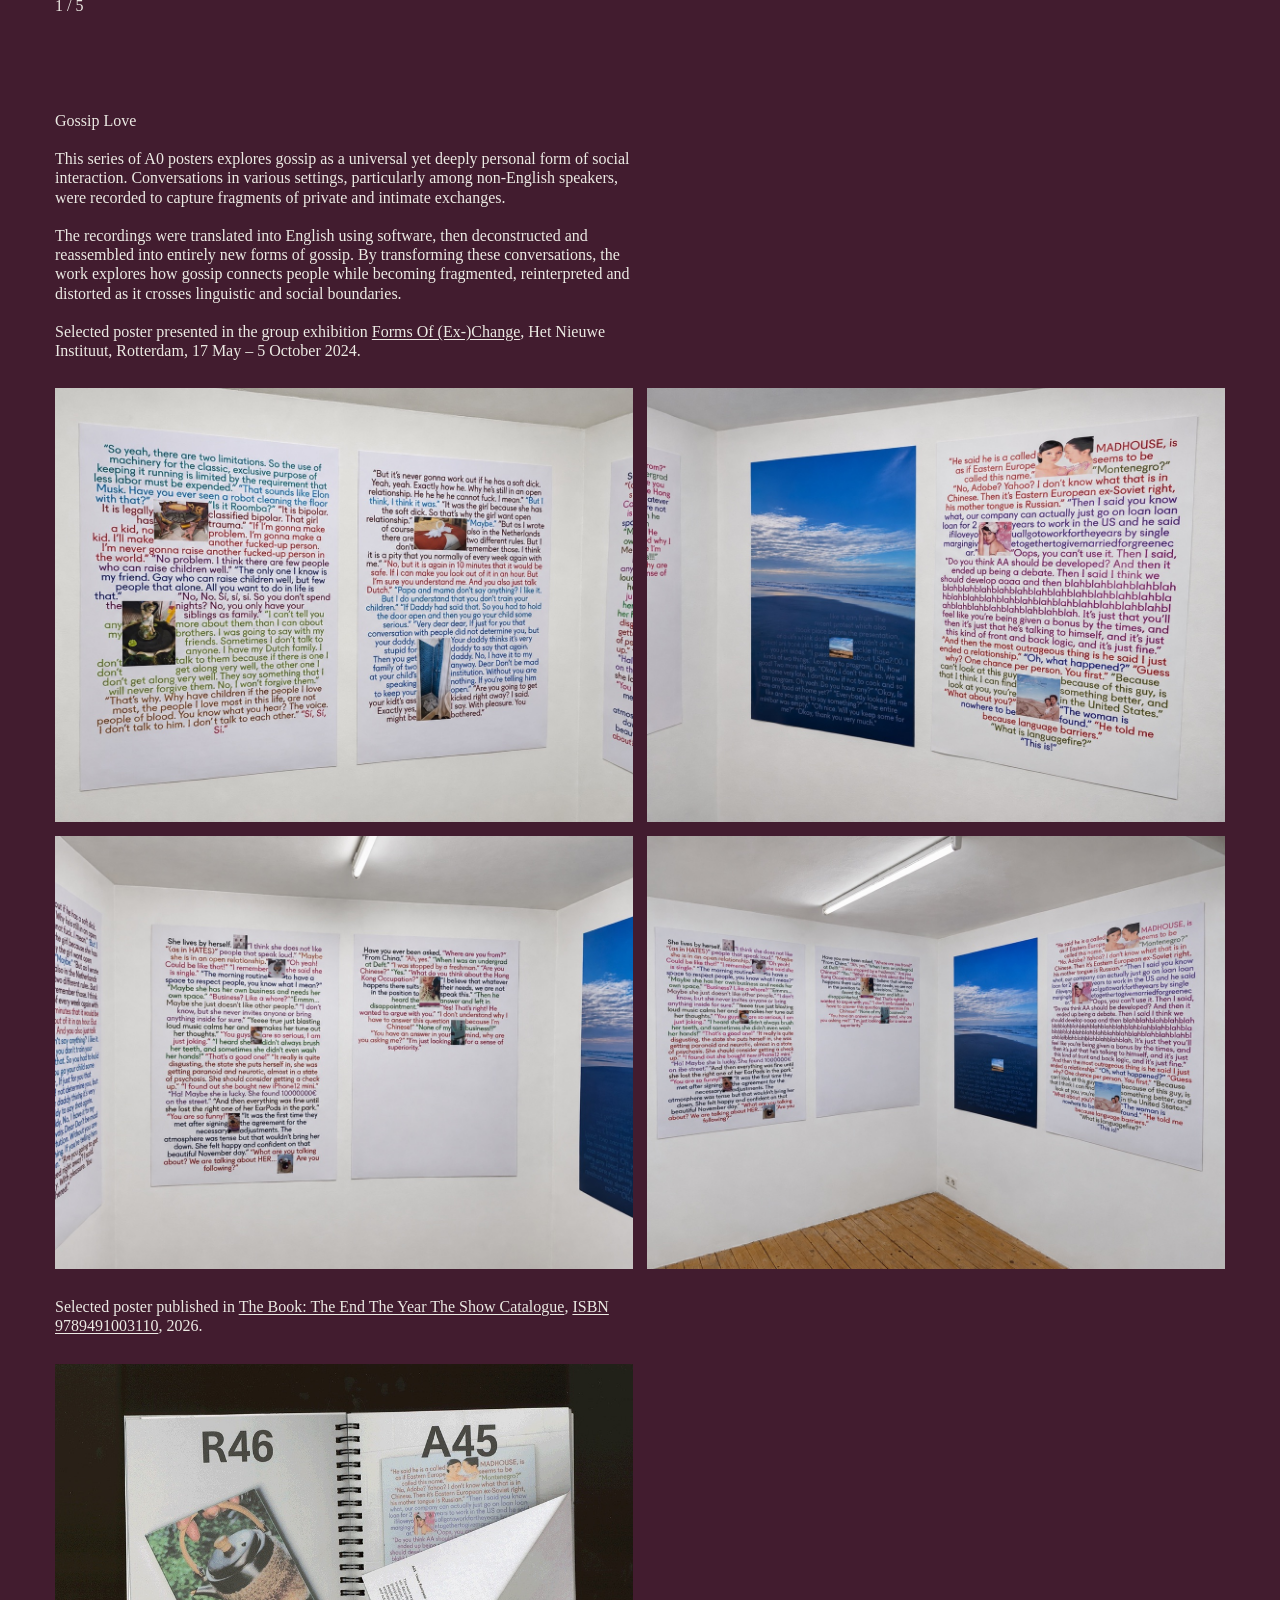
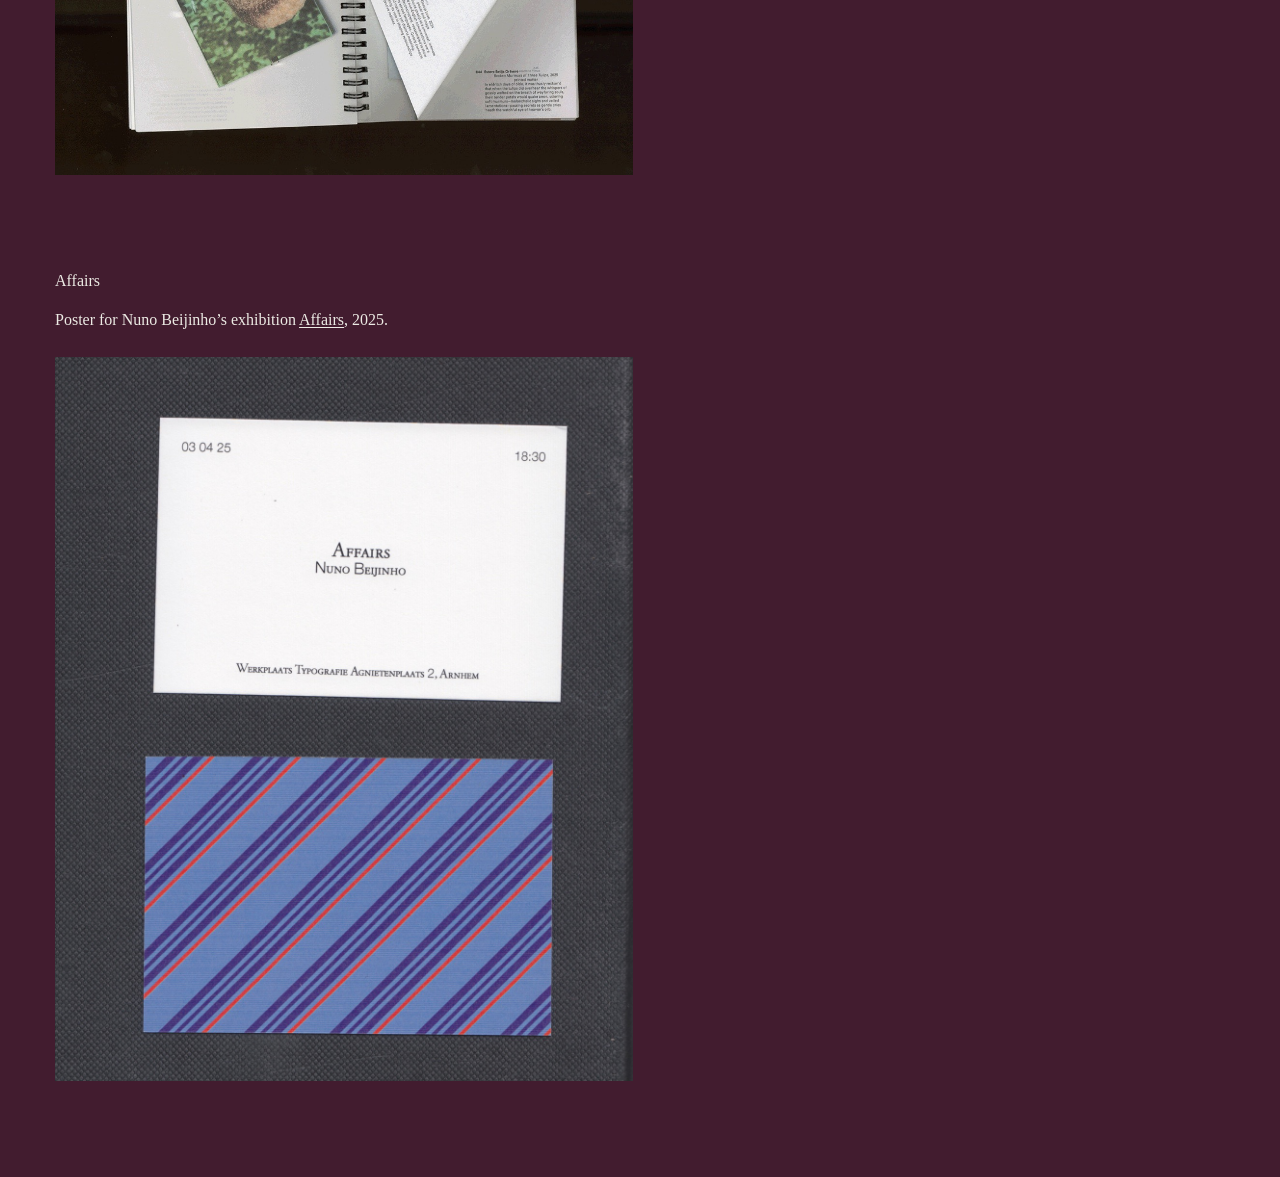
<file: works.html>
<!doctype html>
<html lang="en">
<head>
  <meta charset="utf-8">
  <meta name="viewport" content="width=device-width, initial-scale=1">
  <title>Works — Yinuo Xuanyuan</title>
  <link rel="preconnect" href="https://fonts.googleapis.com">
  <link rel="preconnect" href="https://fonts.gstatic.com" crossorigin>
  <link href="https://fonts.googleapis.com/css2?family=Cormorant+Garamond:ital,wght@0,400;0,500;0,600;0,700;1,400&family=Noto+Serif+SC:wght@400;500&display=swap" rel="stylesheet">
  <link rel="stylesheet" href="style.css">
</head>
<body class="page-works page-scroll">

  <header class="site-header">
    <div class="site-id">
      <a class="site-name" href="index.html">Yinuo Xuanyuan</a>
    </div>
    <nav class="site-nav">
      <a href="works.html" aria-current="page">Works</a>
      <a href="info.html">Info</a>
    </nav>
    <!-- 点 Index 展开所有作品标题，点标题滑到对应作品；新作品在这里也加一行 -->
    <div class="site-index">
      <a class="index-toggle" href="#index" aria-expanded="false">Index</a>
      <ul class="index-list" id="index" hidden>
        <li><a href="#the-uncircus"><span>Album Covers</span></a></li>
        <li><a href="#midnight-ambiguous-zone"><span>Midnight Ambiguous Zone, Poster</span></a></li>
        <li><a href="#diaspora-east-cinema"><span>Diaspora East Cinema, Visual Identity</span></a></li>
        <li><a href="#what-the-hair"><span>What the hair?</span></a></li>
        <li><a href="#tell-me"><span>Tell me, though words fail to express it</span></a></li>
        <li><a href="#gossip-love"><span>Gossip Love</span></a></li>
        <li><a href="#affairs"><span>Affairs, Poster</span></a></li>
      </ul>
    </div>
  </header>

  <!-- 所有作品从上到下连续排列；每个作品一个 <article class="work">，顺序就是页面上的顺序 -->
  <main>
    <article class="work" id="the-uncircus">
      <section class="work-text">
        <h2>Album Covers</h2>
      </section>
  
      <section class="stills side-by-side covers">
        <figure><figcaption>The Uncircus by The Uncircus, 2026.</figcaption><img src="assets/web/the-uncircus.jpg" alt="The Uncircus — album cover"></figure>
        <figure><figcaption><a href="https://open.spotify.com/track/5rNjyChLa23xOgQIACKtFv" target="_blank" rel="noopener">21</a> by tigerbear, 2026.</figcaption><img src="assets/web/21-tigerbear.jpg" data-dark="0-1" alt="21 by tigerbear — album cover"></figure>
        <figure><figcaption><a href="https://open.spotify.com/track/2DX9svd3cE8IT6hPEnZRhn" target="_blank" rel="noopener">Before The Spin</a> by Luci Rain, 2025.</figcaption><img loading="lazy" src="assets/web/before-the-spin.jpg" data-dark="0-1" alt="Before The Spin by Luci Rain — album cover"></figure>
        <figure><figcaption><a href="https://open.spotify.com/track/1b6Hk5IHTqFAtHVBUJPuVA" target="_blank" rel="noopener">Dumb Game</a> by Luci Rain feat. Hero X, 2024.</figcaption><img loading="lazy" src="assets/web/dumb-game.jpg" alt="Dumb Game by Luci Rain feat. Hero X — album cover"></figure>
      </section>
    </article>

    <article class="work" id="midnight-ambiguous-zone">
      <section class="work-text">
        <h2>Midnight Ambiguous Zone<br><span class="cn">午夜暧昧地带</span></h2>
        <p>Poster for Midnight Ambiguous Zone, a screening programme organised by Diaspora East Cinema, launched during WorldPride Amsterdam, July 2026.</p>
      </section>
  
      <section class="stills side-by-side">
        <figure class="framed"><img loading="lazy" src="assets/web/midnight-ambiguous-zone.jpg" alt="Midnight Ambiguous Zone — poster"></figure>
      </section>
    </article>

    <article class="work" id="diaspora-east-cinema">
      <section class="work-text">
        <h2>Diaspora East Cinema, Visual Identity</h2>
        <p>Visual identity for Diaspora East Cinema, drawing on Du Fu’s Tang Dynasty poem <em class="poem-title">Twin Swallows 双燕</em>.</p>
      </section>
  
      <section class="stills diaspora-set">
        <!-- logo 和品牌手册：一次显示一张，点击或左右滑动看下一张 -->
        <figure class="slider-wrap logo-set">
          <div class="slider" tabindex="0" aria-label="Logo and brand guidelines, click or swipe for the next one">
            <img loading="lazy" src="assets/web/diaspora-east-cinema-logo.jpg" alt="Diaspora East Cinema — visual identity">
            <img loading="lazy" src="assets/web/diaspora-east-cinema-manual-2.jpg" alt="Diaspora East Cinema brand guidelines — construction drawing of the logo on a grid">
            <img loading="lazy" src="assets/web/diaspora-east-cinema-manual-3.jpg" alt="Diaspora East Cinema brand guidelines — clear space around the logo">
            <img loading="lazy" src="assets/web/diaspora-east-cinema-manual-4.jpg" alt="Diaspora East Cinema brand guidelines — colour palette: Swallow Green, Mud Magenta, Rice Paper">
            <img loading="lazy" src="assets/web/diaspora-east-cinema-manual-5.jpg" alt="Diaspora East Cinema brand guidelines — colour versions of the logo">
            <img loading="lazy" src="assets/web/diaspora-east-cinema-manual-6.jpg" alt="Diaspora East Cinema brand guidelines — logo sizes">
          </div>
          <figcaption class="slider-count">1 / 6</figcaption>
        </figure>
        <!-- 杯子照片：一次显示一张，点击或左右滑动看下一张 -->
        <figure class="slider-wrap">
          <div class="slider" tabindex="0" aria-label="Glasses with the logo, click or swipe for the next one">
            <img loading="lazy" src="assets/web/diaspora-east-cinema-cup-2.jpg" alt="Wine glasses printed with the Diaspora East Cinema logo">
            <img loading="lazy" src="assets/web/diaspora-east-cinema-cup.jpg" data-dark="0.45-1" alt="Iced coffee in a glass printed with the Diaspora East Cinema logo">
          </div>
          <figcaption class="slider-count">1 / 2</figcaption>
        </figure>
      </section>
    </article>

    <article class="work" id="what-the-hair">
      <section class="work-text">
        <h2>What the hair?</h2>
        <p>One of the 5.25 × 2 meter billboards created at Werkplaats Typografie for Visit Arnhem, portraying the city of Arnhem through the perspective of Barbershop Amir, a local barbershop. Presented at Printed Matter’s LA Art Book Fair, ArtCenter College of Design, South Campus, Pasadena, California, 2026.</p>
      </section>
  
      <section class="stills side-by-side">
        <figure><img loading="lazy" src="assets/web/what-the-hair-3380.jpg" alt="What the hair? — billboard"></figure>
        <figure><img loading="lazy" src="assets/web/what-the-hair.jpg" alt="What the hair? — billboard"></figure>
        <!-- 广告牌出版物的扫描：两个跨页，点击或左右滑动翻页 -->
        <figure class="slider-wrap spread-set">
          <figcaption class="caption-text">Published in <em class="pub-title">Visit Arnhem</em>, produced on the occasion of Printed Matter’s LA Art Book Fair 2026. Stichting Doubleyoutee, edition of 250, ISBN 9789491003301.</figcaption>
          <div class="slider" tabindex="0" aria-label="The What the hair? publication, click or swipe to turn the page">
            <img loading="lazy" src="assets/web/what-the-hair-spread-2.jpg" alt="What the hair? in print: the colophon with campaigns, sites and designers, and the portrait">
            <img loading="lazy" src="assets/web/what-the-hair-spread-1.jpg" alt="What the hair? in print: the title page and the closing page with the credits">
          </div>
          <figcaption class="slider-count">1 / 2</figcaption>
        </figure>
      </section>
    </article>

    <article class="work" id="tell-me">
      <section class="work-text">
        <h2>Tell me, though words fail to express it<br><span class="cn">告诉我，尽管词不达意</span></h2>
        <p>Documentary, 21 minutes 15 seconds. Unreleased. Presented by The Box, Werkplaats Typografie, as a private screening at LAB111, Lab 2, Amsterdam, 2026.</p>
        <p>Film poster and title design by Lisa Lagova.</p>
      </section>
  
      <section class="stills side-by-side">
        <figure class="poster framed"><img loading="lazy" src="assets/web/poster.jpg" data-dark="0-0.53" alt="Tell me, though words fail to express it — poster"></figure>
        <!-- 剧照：一次显示一张，点击或左右滑动看下一张 -->
        <figure class="slider-wrap film-stills">
          <div class="slider" tabindex="0" aria-label="Film stills, click or swipe for the next one">
            <img loading="lazy" src="assets/web/tell-me-still-1.jpg" data-dark="0-0.165,0.835-1" alt="Film still 1">
            <img loading="lazy" src="assets/web/tell-me-still-2.jpg" data-dark="0-0.165,0.835-1" alt="Film still 2">
            <img loading="lazy" src="assets/web/tell-me-still-3.jpg" data-dark="0-0.165,0.835-1" alt="Film still 3">
            <img loading="lazy" src="assets/web/tell-me-still-4.jpg" data-dark="0-0.165,0.835-1" alt="Film still 4">
            <img loading="lazy" src="assets/web/tell-me-still-5.jpg" data-dark="0-0.165,0.835-1" alt="Film still 5">
          </div>
          <figcaption class="slider-count">1 / 5</figcaption>
        </figure>
      </section>
    </article>

    <article class="work" id="gossip-love">
      <section class="work-text">
        <h2>Gossip Love</h2>
        <p>This series of A0 posters explores gossip as a universal yet deeply personal form of social interaction. Conversations in various settings, particularly among non-English speakers, were recorded to capture fragments of private and intimate exchanges.</p>
        <p>The recordings were translated into English using software, then deconstructed and reassembled into entirely new forms of gossip. By transforming these conversations, the work explores how gossip connects people while becoming fragmented, reinterpreted and distorted as it crosses linguistic and social boundaries.</p>
        <p>Selected poster presented in the group exhibition <a href="https://nieuweinstituut.nl/projects/forms-of-ex-change" target="_blank" rel="noopener">Forms Of (Ex-)Change</a>, Het Nieuwe Instituut, Rotterdam, 17 May – 5 October 2024.</p>
      </section>
  
      <section class="stills side-by-side">
        <figure><img loading="lazy" src="assets/web/gossip-love-1.jpg" alt="Gossip Love — installation view 1"></figure>
        <figure><img loading="lazy" src="assets/web/gossip-love-2.jpg" alt="Gossip Love — installation view 2"></figure>
        <figure><img loading="lazy" src="assets/web/gossip-love-3.jpg" alt="Gossip Love — installation view 3"></figure>
        <figure><img loading="lazy" src="assets/web/gossip-love-5.jpg" alt="Gossip Love — installation view 4"></figure>
        <figure><figcaption class="caption-text">Selected poster published in <a href="https://www.instagram.com/p/Dfc3TkSFXuY/?img_index=1" target="_blank" rel="noopener">The Book: The End The Year The Show Catalogue</a>, <a href="https://www.werkplaatstypografie.org/shop/#:~:text=The%20Book%3A%20The%20End%20The%20Year%20The%20Show%20Catalogue" target="_blank" rel="noopener">ISBN 9789491003110</a>, 2026.</figcaption><img loading="lazy" src="assets/web/gossip-love-book.jpg" data-dark="0-0.12,0.88-1" alt="The Book: The End The Year The Show Catalogue, open at the Gossip Love poster"></figure>
      </section>
    </article>

    <article class="work" id="affairs">
      <section class="work-text">
        <h2>Affairs</h2>
        <p>Poster for Nuno Beijinho’s exhibition <a href="https://www.instagram.com/p/DIUOMAIMMoq/?img_index=1" target="_blank" rel="noopener">Affairs</a>, 2025.</p>
      </section>
  
      <section class="stills side-by-side">
        <figure><img loading="lazy" src="assets/web/affairs.jpg" data-dark="0-0.08,0.46-0.55,0.93-1" alt="Affairs by Nuno Beijinho — invitation card and poster"></figure>
      </section>
    </article>
  </main>

  <a class="back-to-top" href="#" hidden>top</a>

  <script src="nav-contrast.js"></script>
  <script src="still-slider.js"></script>
  <script src="song-player.js"></script>
  <script src="work-index.js"></script>
</body>
</html>
</file>
<file: style.css>
/* ---------- Tokens (colours taken from the poster) ---------- */
:root {
  --green: #9ebb98;
  --purple: #4b2e9e;
  --ink: #eceae4; /* porcelain white text on the dark background */
  --paper: #421c2f; /* dark purple-red: same saturation and lightness as the J-LTF Press green 1c4241, hue 330 */
  --muted: #4f6a7d;
  --line: rgba(43, 43, 45, 0.14);
  /* Fixed sizes, taken from the layout at a ~706px-wide window: making the
     window bigger leaves everything as it is, only adds empty space. */
  --gutter: 16px;
  --space: 14px; /* top margin of the page; also used between nav and pictures, and between pictures */
  /* Type follows ificantdance.org: Times New Roman, one size for everything
     that never changes with the window (16px), lines at 1.2, no italics anywhere,
     paragraphs split by one empty line. */
  --text-size: 16px;
  --leading: 1.2;
  --serif: "Cormorant Garamond", Garamond, "Times New Roman", serif;
  --serif-cn: "Noto Serif SC", "Songti SC", "STSong", serif;
  /* font for all visible text: Times New Roman for Latin letters; Chinese
     characters fall through to Noto Serif SC (Source Han Serif, 思源宋体), a
     professional Song typeface whose weight and contrast sit well with Times */
  --text: "Times New Roman", Times, "Noto Serif SC", "Songti SC", serif;
}

* { box-sizing: border-box; margin: 0; padding: 0; }

html { scroll-behavior: smooth; }

body {
  background: var(--paper);
  color: var(--ink);
  font-family: var(--serif);
  font-size: 17px;
  font-variant-numeric: lining-nums;
  line-height: var(--leading);
  -webkit-font-smoothing: antialiased;
}

/* Works pages use the same grey as everything else */
body.page-works { background: var(--paper); }

img { display: block; max-width: 100%; height: auto; }
a { color: inherit; text-decoration: none; }

/* ---------- Header / nav ---------- */
.site-header {
  position: sticky;
  top: 0;
  z-index: 10;
  /* row 1: name, then works / info right after it; row 2: whatever sits
     under the name (work titles, email) across the full width */
  display: grid;
  grid-template-columns: auto auto 1fr auto;
  align-items: baseline;
  column-gap: 21px;
  row-gap: 10px; /* keeps the line under the name from being mis-clicked as the name */
  padding: var(--space) var(--gutter);
  font-family: var(--text);
  font-size: var(--text-size);
  font-weight: 400;
  color: var(--ink);
}

.site-id { display: contents; }
.site-name { grid-row: 1; grid-column: 1; }
.site-nav { grid-row: 1; grid-column: 2; }
/* Index sits at the far right of the nav row; its title list drops down under it */
.site-index { grid-row: 1; grid-column: 4; position: relative; text-align: right; }
.index-toggle { text-transform: lowercase; }
.index-list {
  list-style: none;
  position: absolute;
  right: -12px;
  top: calc(100% + 10px);
  white-space: nowrap;
}
/* on a phone the titles come first: each stays on one line, the patterns to
   their left get narrower, and the titles scale with the screen so the
   longest one ("Tell me, though words fail to express it") always fits */
@media (max-width: 480px) {
  .index-list { right: 0; font-size: min(16px, calc((100vw - 60px) / 18)); }
  .site-header .index-list li a { padding-left: 16px; }
}
/* the opened list: black and white stripes, one per title (white with black
   type, then black with white type), all as wide as the longest title, each
   in a thin frame of the opposite colour. The empty part of each stripe, left
   of its title, is filled edge to edge with black-and-white patterns, and on
   some rows a small mark sits at the inner end of the pattern, next to the
   title: a patchwork of chequers, piano keys, lines, a taiji, a split bar,
   a chessboard and a barcode. */
/* How a stripe is built: the list is as wide as its longest row, and each
   row is a block whose title (in a <span>) sits at the right. The pattern
   hangs off the left of the title and is cut off at the stripe's left edge,
   so it fills whatever room is left, at least 48px. (An earlier flexbox
   version measured too narrow on iPhone Safari, and titles ran out of their
   stripes.) */
.index-list li a {
  display: block;
  position: relative;
  overflow: hidden;
  text-align: right;
  padding-left: 48px;
}
.index-list li a span {
  position: relative;
  display: inline-block;
  padding: 3px 10px;
}
.index-list li a span::before {
  content: "";
  position: absolute;
  top: 0;
  bottom: 0;
  right: 100%; /* ends at the span edge, 10px left of the title */
  width: 100vw;
}
.site-header .index-list li:nth-child(odd) a { background: #fff; color: #000; border: 1px solid #000; }
.site-header .index-list li:nth-child(even) a { background: #000; color: #fff; border: 1px solid #fff; }
.site-header .index-list a:hover span { text-decoration: underline; text-underline-offset: 2px; }
/* 1: small chequers, then four narrow taiji side by side next to the title */
.index-list li:nth-child(1) a span::before {
  background:
    url("assets/mark-taiji.svg") right center / 20px 100% no-repeat,
    url("assets/mark-taiji.svg") right 20px center / 20px 100% no-repeat,
    url("assets/mark-taiji.svg") right 40px center / 20px 100% no-repeat,
    url("assets/mark-taiji.svg") right 60px center / 20px 100% no-repeat,
    repeating-conic-gradient(#000 0 25%, #fff 0 50%) 0 0 / 12px 12px;
}
/* 2 and 6: piano keys, white keys with thin lines between, black keys on top */
.index-list li:nth-child(2) a span::before,
.index-list li:nth-child(6) a span::before {
  background:
    repeating-linear-gradient(90deg, transparent 0 6px, #000 6px 11px, transparent 11px 13px) 0 0 / 100% 60% no-repeat,
    repeating-linear-gradient(90deg, #fff 0 12px, #000 12px 13px);
}
/* 3: thin horizontal lines, with the split bar (and its two lines) next to the title */
.index-list li:nth-child(3) a span::before {
  background:
    url("assets/mark-split.svg") right center / 14px 100% no-repeat,
    repeating-linear-gradient(0deg, #000 0 2px, #fff 2px 5px);
}
/* 4: big chequers */
.index-list li:nth-child(4) a span::before { background: repeating-conic-gradient(#fff 0 25%, #000 0 50%) 0 0 / 20px 20px; }
/* 5: a chessboard, small squares in a hairline frame */
.index-list li:nth-child(5) a span::before {
  background: repeating-conic-gradient(#000 0 25%, #fff 0 50%) 0 0 / 12.5px 12.5px;
  box-shadow: inset 0 0 0 1px #000;
}
/* 7: tiny chequers, with a barcode of thick and thin bars next to the title */
.index-list li:nth-child(7) a span::before {
  background:
    linear-gradient(90deg,
      #000 0 4px, #fff 4px 6px, #000 6px 7px, #fff 7px 8px,
      #000 8px 9px, #fff 9px 12px, #000 12px 14px, #fff 14px 15px,
      #000 15px 16px, #fff 16px 18px, #000 18px 23px, #fff 23px 24px,
      #000 24px 25px, #fff 25px 27px, #000 27px 28px, #fff 28px 29px,
      #000 29px 31px, #fff 31px 34px, #000 34px 35px, #fff 35px 36px,
      #000 36px 40px) right center / 40px 100% no-repeat,
    repeating-conic-gradient(#000 0 25%, #fff 0 50%) 0 0 / 7px 7px;
}
.site-id > :not(.site-name) { grid-row: 2; grid-column: 1 / -1; }
.site-name,
.site-nav a { text-transform: lowercase; }
.site-info { display: flex; flex-direction: column; }
/* home page bio: one picture wide, paragraphs split by one empty line */
.site-bio { max-width: 578px; }
.site-bio p + p { margin-top: calc(var(--leading) * 1em); }

.site-nav { display: flex; gap: 21px; }
.site-header a { transition: color 0.2s; }
/* over a light part of a picture (nav-contrast.js decides) the links turn
   black so they stay readable */
.site-id a.on-light,
.site-nav a.on-light,
.site-index a.on-light,
.back-to-top.on-light { color: #000; }
/* hover yellow only where there is a real pointer: on a phone a tap would
   otherwise leave the link stuck in yellow after the finger lifts */
@media (hover: hover) {
  .site-header a:hover { color: #fff27f; }
}
/* where you are stays yellow: the name on the home page, works or info on
   their pages, and index while its list is open */
.site-header a[aria-current="page"],
.site-header .index-toggle[aria-expanded="true"] { color: #fff27f; }

/* ---------- Works page ---------- */
/* a work scrolled to from the Index lands just below the fixed nav row */
.work { scroll-margin-top: calc(2 * var(--space) + var(--leading) * var(--text-size)); /* one nav line below the top */ }
/* old title list (no longer used on Works) */
.work-list { list-style: none; }
.work-list li + li { margin-top: 6px; } /* a little air between work titles */

/* ---------- Work detail pages: title and description above the pictures ---------- */
.work-text {
  max-width: calc(578px + 2 * var(--gutter)); /* same width as the pictures */
  padding: 0 var(--gutter) 28px; /* room between the description and the pictures */
  font-family: var(--text);
  font-size: var(--text-size);
}
.work-text h1,
.work-text h2 { font-size: inherit; font-weight: 400; margin-bottom: calc(var(--leading) * 1em); }
.work-text p + p { margin-top: calc(var(--leading) * 1em); }
/* no italics on the site, not even for <em> or the browser default ones */
em, i, cite, address { font-style: normal; }
/* the one exception: the title of the Du Fu poem on Diaspora East Cinema */
em.poem-title { font-style: italic; }
/* a title with no description under it (captions sit on the pictures instead):
   keep the same 10px gap to the next line as title-to-description elsewhere */
.work-text h1:last-child,
.work-text h2:last-child { margin-bottom: 0; }
.work-text:has(> h1:last-child),
.work-text:has(> h2:last-child) { padding-bottom: 10px; }

/* ---------- Work detail pages: pictures stacked ---------- */
.stills {
  display: grid;
  grid-template-columns: minmax(0, 578px);
  gap: var(--space);
  padding: 0 var(--gutter) 96px; /* room before the next work */
}

/* a caption line above a picture, styled like the work description */
.stills figcaption {
  font-family: var(--text);
  font-size: var(--text-size);
  margin-bottom: 10px;
}
/* a caption that is a sentence about the work (Gossip Love's book) keeps the
   same distance to its picture as a description does to the pictures below */
.stills figcaption.caption-text { margin-bottom: 28px; }
/* ...and sits as far below the picture above it: the 14px gap between
   pictures plus 14px makes the same 28px */
.stills figure:has(> figcaption.caption-text:first-child) { margin-top: 14px; }
/* Album Covers: a cover and the next song title below it are as far apart as
   a description and its pictures */
.stills.covers { row-gap: 28px; }
/* links inside captions and descriptions (song titles to Spotify, exhibition names) */
.stills figcaption a,
.work-text a {
  text-decoration: underline;
  text-underline-offset: 2px;
  transition: color 0.2s;
}
@media (hover: hover) {
  .stills figcaption a:hover,
  .work-text a:hover { color: #fff27f; }
}
.stills figcaption a.is-playing { color: #fff27f; }
/* Spotify player that opens under a song title */
.song-player {
  display: block;
  width: 100%;
  height: 80px;
  border: 0;
  border-radius: 12px;
  margin-bottom: 10px;
}
/* on a window wide enough for two pictures (2 x 578px + gap + margins),
   these pictures sit next to each other instead of stacked */
@media (min-width: 1202px) {
  .stills.side-by-side { grid-template-columns: repeat(2, 578px); }
  .stills.side-by-side .poster { grid-column: 1 / -1; } /* poster keeps its own row */
  .stills.side-by-side .spread-set { grid-column: 1 / -1; } /* the publication spreads take a whole row */
}
/* the film poster sits above the stills, as wide as one still */
.stills .poster { width: min(578px, 100%); }

/* ---------- Home and Info pages: the same plain grey as every other page ---------- */
html.page-photo { min-height: 100%; background: var(--paper); }

/* ---------- Big screens: keep everything in a centred column ---------- */
/* The widest layout is two 578px pictures side by side plus the gap and the
   side margins (1202px). On wider windows the header and content stay
   that wide and sit in the middle instead of hugging the left edge. */
body > header,
body > main {
  width: 100%;
  max-width: calc(2 * 578px + var(--space) + 2 * var(--gutter));
  margin-left: auto;
  margin-right: auto;
}

/* ---------- Works page: only Index follows the scroll ---------- */
/* The name and works / info scroll away with the page; Index stays pinned at
   the top right (lined up with the centred column on big screens), and a
   "top" link appears once you have scrolled down. */
.page-scroll .site-header { position: relative; }
.page-scroll .site-index {
  position: fixed;
  z-index: 10;
  top: var(--space);
  right: max(var(--gutter), calc((100vw - 2 * 578px - var(--space)) / 2));
}
.back-to-top {
  position: fixed;
  z-index: 10;
  bottom: var(--space);
  right: max(var(--gutter), calc((100vw - 2 * 578px - var(--space)) / 2));
  font-family: var(--text);
  font-size: var(--text-size);
  color: var(--ink);
  transition: color 0.2s;
}
@media (hover: hover) {
  .back-to-top:hover { color: #fff27f; }
}

/* ---------- Film stills slider ---------- */
/* One still at a time; swipe or scroll sideways, or click for the next one.
   The count underneath ("2 / 5") says where you are. */
.slider {
  display: flex;
  overflow-x: auto;
  scroll-snap-type: x mandatory;
  scrollbar-width: none;
  cursor: pointer;
}
.slider::-webkit-scrollbar { display: none; }
.slider { align-items: flex-start; } /* pictures of different heights keep their own shape */
.slider img { flex: 0 0 100%; width: 100%; scroll-snap-align: start; }
.stills .slider-count { margin: 10px 0 0; }

/* Diaspora East Cinema: the logo set at full picture width, the glass photos
   under it a quarter narrower */
.stills.diaspora-set > .slider-wrap:not(.logo-set) { width: min(434px, 100%); }

/* The two flat posters (Midnight Ambiguous Zone, Tell me) would otherwise
   fill their picture box edge to edge and feel bigger than the photographed
   and scanned work around them. They sit in a near-black frame instead, like
   the scanned book on Gossip Love: same box, the poster drawn inside it. */
.framed img {
  padding: 9%;
  background: #121212;
}

/* Home and Info pages: a thin strip down the right edge of the window, one column of
   a long run of piano keys and one group of black and white blocks, with gaps (assets/edge-strip.svg, repeated top to bottom), like the edge of
   a printed contents page. The page keeps clear of it. */
.edge-strip {
  position: fixed;
  top: 0;
  right: 0;
  bottom: 0;
  width: 10px;
  background: url("assets/edge-strip.svg") 0 0 / 10px 720px repeat-y;
}
body.home, body.has-edge-strip { padding-right: 10px; }
</file>
